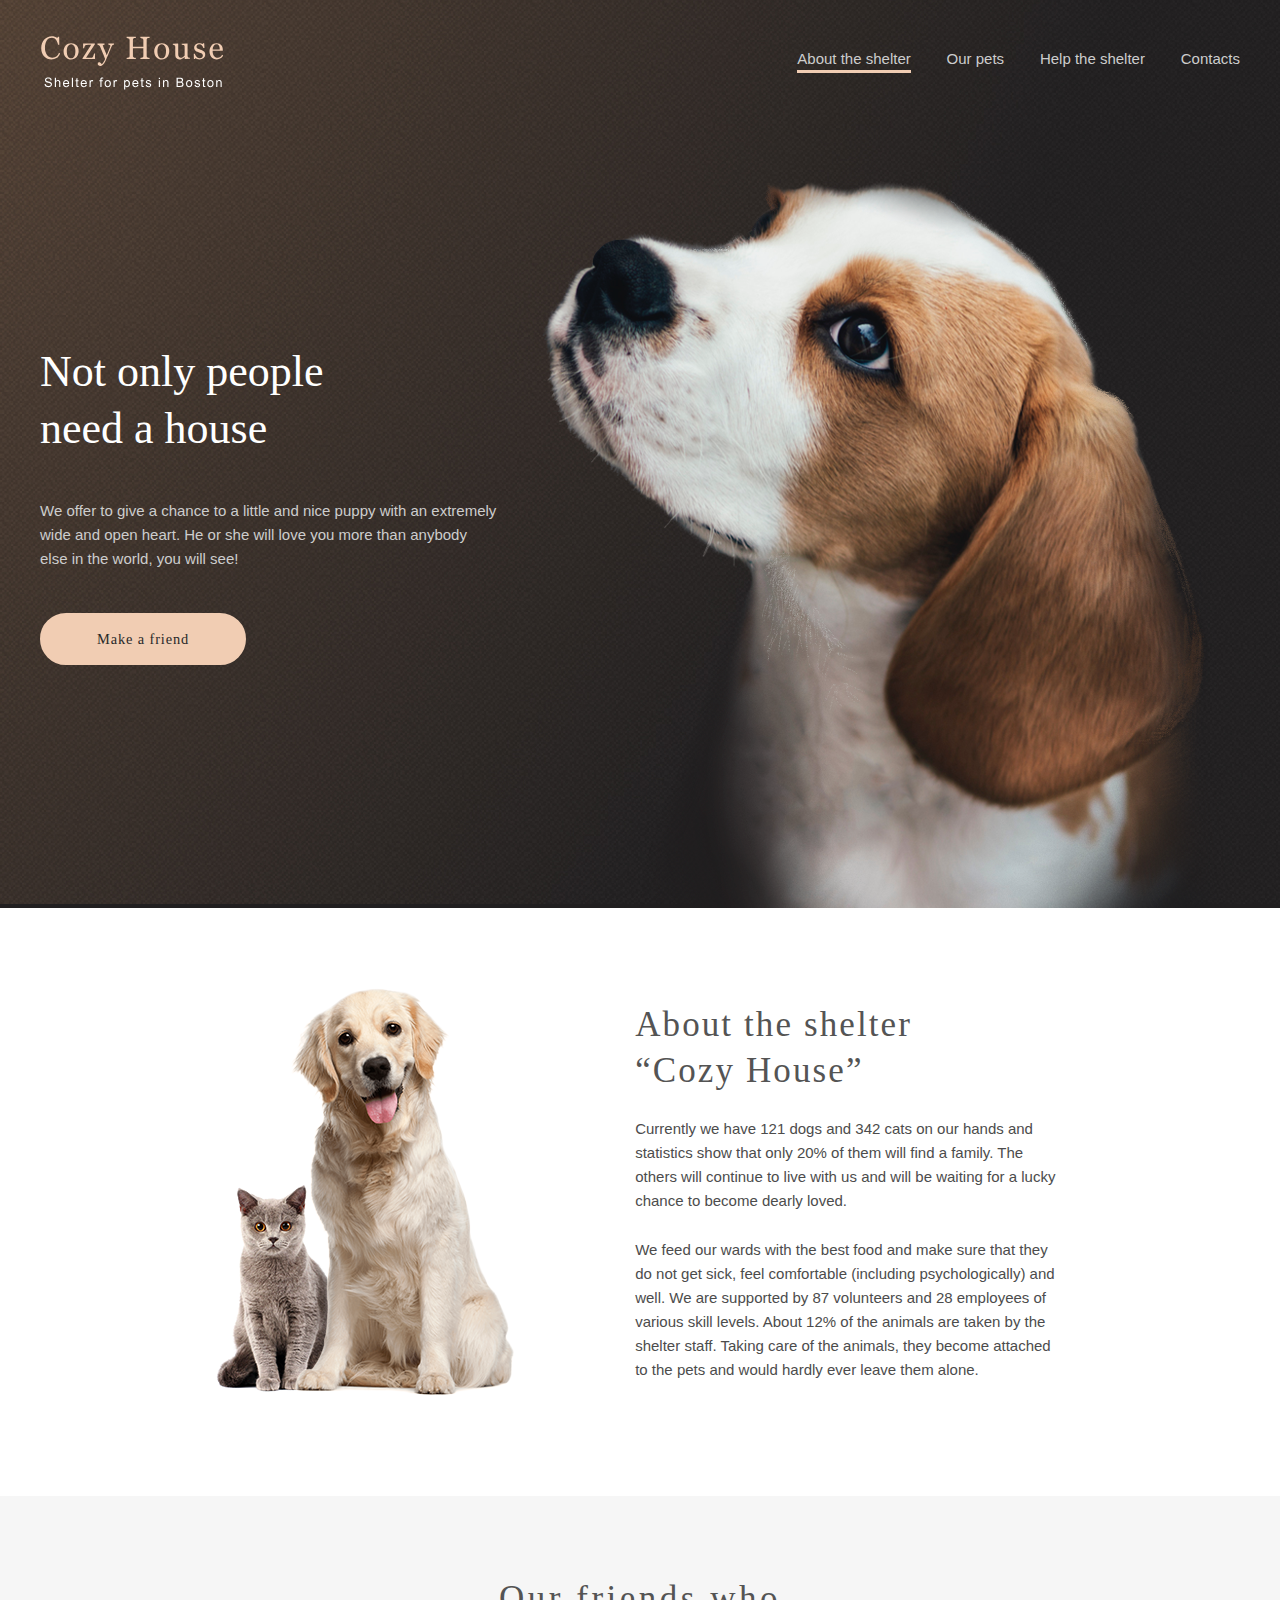
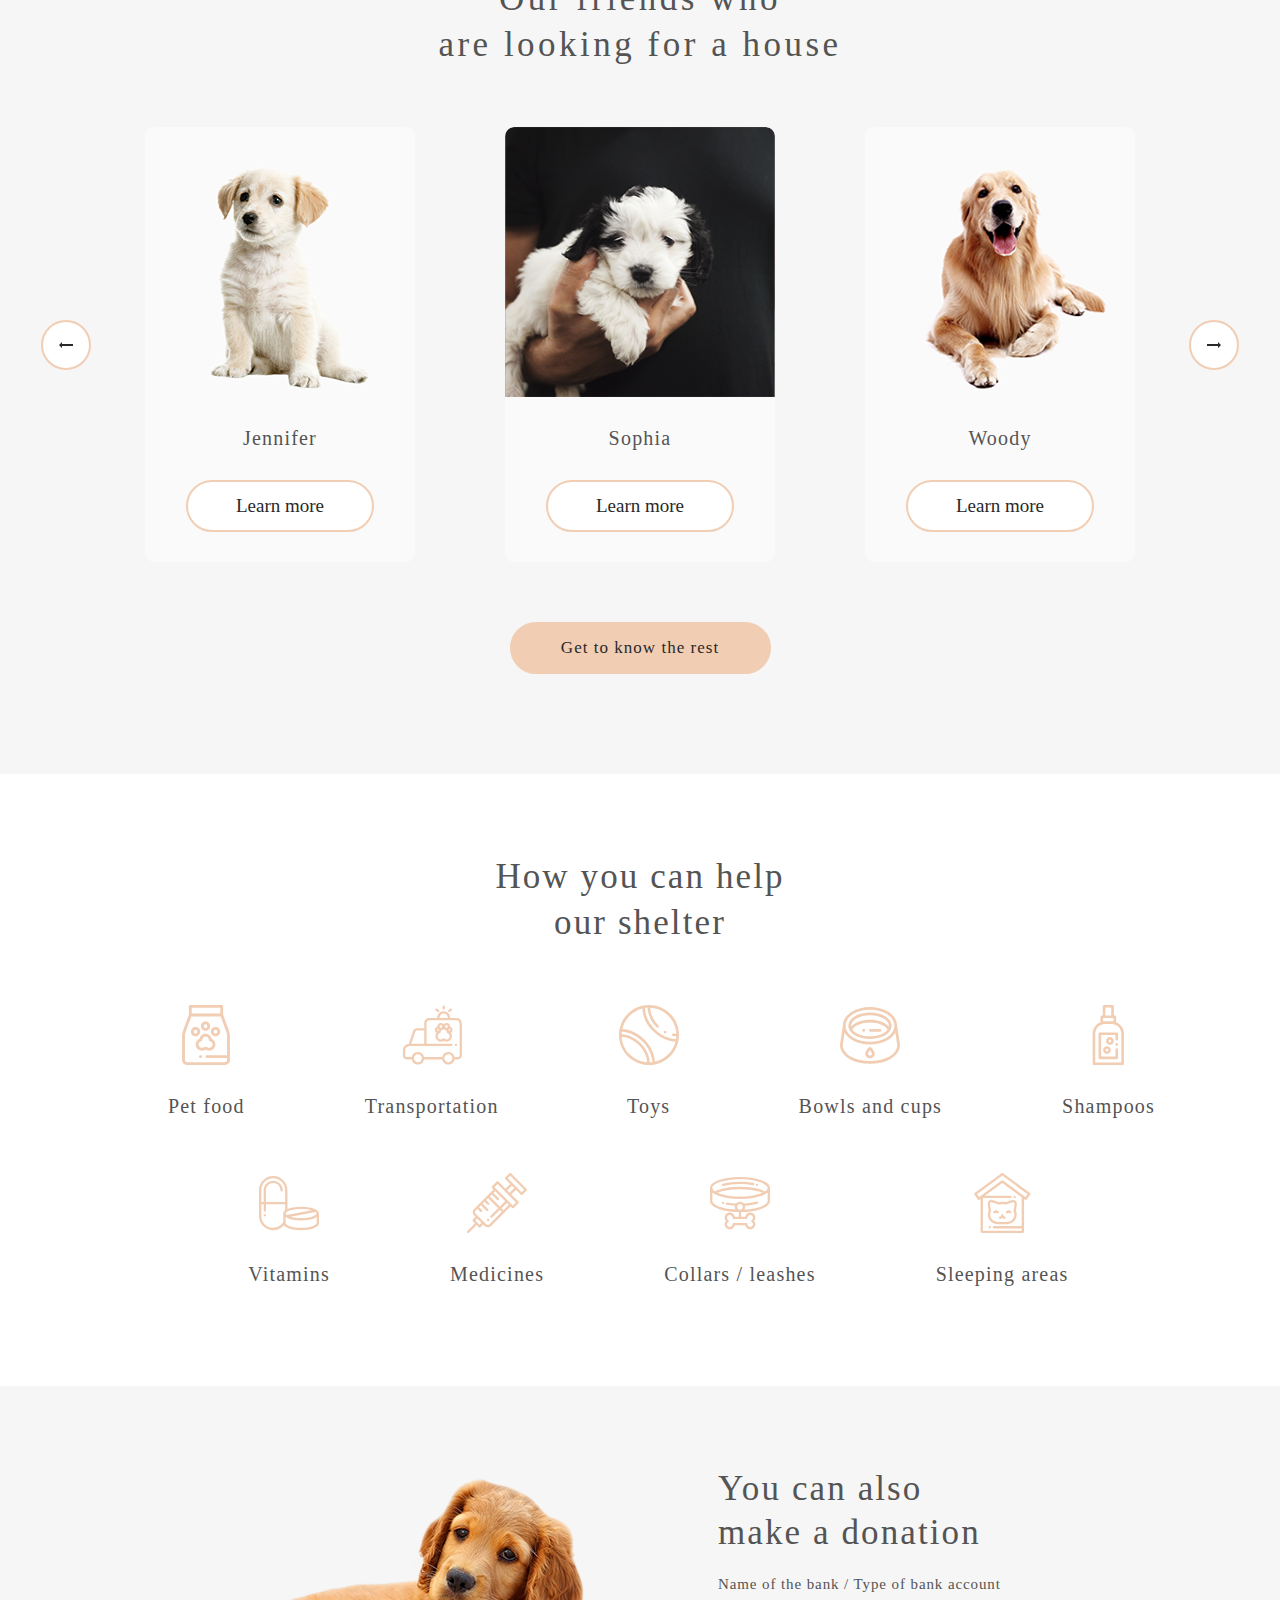
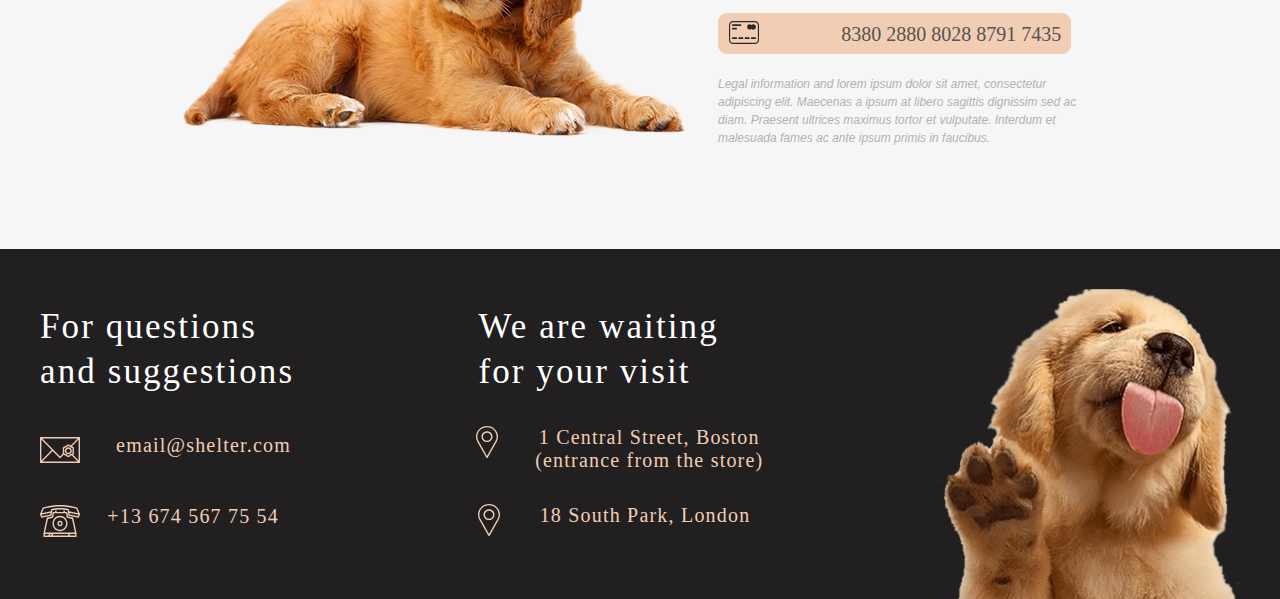
<file: index.html>
<!DOCTYPE html>
<html lang="en">

<head>
    <meta charset="UTF-8">
    <meta http-equiv="X-UA-Compatible" content="IE=edge">
    <meta name="viewport" content="width=device-width, initial-scale=1.0">
    <link rel="icon" href="./shelter/img/favicon.ico" type="image/x-icon">
    <link rel="stylesheet" href="./shelter/style.css">
    <title>Shelter</title>
</head>

<body onload="createElementsSlider()" onresize="createElementsSlider()">
    <div class="wrapper">
       <header class="header">
            <div class="header__container _container">
                <a href="./index.html" class="header__logo">
                    <img src="./shelter/svg/logo.svg" alt="Логотип">
                </a>
                <div class="header__menu-btn">
                    <span></span>
                    <span></span>
                    <span></span>
                </div>
                <div class="header__menu-btn1">
                    <span></span>
                    <span></span>
                    <span></span>
                </div>
                <nav class="header__menu menu">
                    <ul class="menu__list">
                        <li class="menu__item">
                            <a href="./index.html" class="menu__link">About the shelter</a>
                        </li>
                        <li class="menu__item">
                            <a href="./shelter/pets.html" class="menu__link">Our pets</a>
                        </li>
                        <li class="menu__item">
                            <a href="#help" class="menu__link">Help the shelter</a>
                        </li>
                        <li class="menu__item">
                            <a href="#footer" class="menu__link">Contacts</a>
                        </li>
                    </ul>
                </nav>
            </div>
        </header>
        <main class="main">
            <div id="not__only" class="screen__content">
                <div class="not__only _container">
                    <div class="not__only__container">
                        <div class="not__only__content">
                            <h2 class="not__only__title">Not only people need a house</h2>
                            <div class="not__only__text">We offer to give a chance to a
                                little and
                                nice puppy with an extremely wide and open heart.
                                He or she will love you more than anybody else in the
                                world, you will see!
                            </div>
                            <div class="button__start__content">
                                <a href="#aur-friends">Make a friend</a>
                            </div>
                        </div>
                        <img class="not__only__puppy" src="./shelter/svg/start-screen-puppy.svg" alt="Щенок">
                    </div>
                </div>
            </div>
            <div id="about" class="about__content">
                <div class="about _container">
                    <div class="about__content">
                        <img class="about__pets" src="./shelter/svg/about-pets.svg" alt="Кошечка и собачка">
                        <div class="about__pets__content">
                            <h3 class="about__title">About the shelter “Cozy
                                House”</h3>
                            <p class="about__text">Currently we have 121 dogs
                                and 342 cats on our hands and
                                statistics show that only 20% of them will find a
                                family. The others will continue to live with us and
                                will be waiting for a lucky chance to become dearly
                                loved.</p>
                            <p class="about__text1">We feed our wards with the
                                best food and make sure that
                                they do not get sick, feel comfortable (including
                                psychologically) and well. We are supported by 87
                                volunteers and 28 employees of various skill levels.
                                About 12% of the animals are taken by the shelter staff.
                                Taking care of the animals, they become attached to the
                                pets and would hardly ever leave them alone.</p>
                        </div>
                    </div>
                </div>
            </div>
            <div id="aur-friends" class="aur-friends__content">
                <div class="aur-friends _container">
                    <div id="pets_content" class="pets_content">
                        <h3 class="pets__title">Our friends who<br>
                            are looking for a house</h3>
                        <div id="slider" class="slider">
                            <button id="buttonLeft" class="button_pets">
                                <img src="./shelter/svg/arrow-left.svg" alt="Кнопка левей">
                            </button>
                            <button id="buttonWrite" class="button_pets">
                                <img src="./shelter/svg/arrow-wrire.svg" alt="Кнопка правей">
                            </button>
                        </div>
                        <div class="button_meet_the_rest">
                            <a href="./shelter/pets.html">Get to know the rest</a>
                        </div>
                    </div>
                </div>
            </div>
            <div id="help" class="help__content">
                <div class="help _container">
                    <div class="help_content">
                        <h3 class="help__title">How you can help<br>our shelter</h3>
                        <ul class="list__help">
                            <li class="item__help">
                                <img class="img__help" src="./shelter/svg/icon-pet-food.svg" alt="icon-pet-food">
                                Pet food
                            </li>
                            <li class="item__help">
                                <img class="img__help" src="./shelter/svg/icon-transportation.svg"
                                    alt="icon-transportation">
                                Transportation
                            </li>
                            <li class="item__help">
                                <img class="img__help" src="./shelter/svg/icon-toys.svg" alt="icon-toys">
                                Toys
                            </li>
                            <li class="item__help">
                                <img class="img__help" src="./shelter/svg/icon-bowls-and-cups.svg"
                                    alt="icon-bowls-and-cups">
                                Bowls and cups
                            </li>
                            <li class="item__help">
                                <img class="img__help" src="./shelter/svg/icon-shampoos.svg" alt="icon-shampoos.svg">
                                Shampoos
                            </li>
                            <li class="item__help">
                                <img class="img__help" src="./shelter/svg/icon-vitamins.svg" alt="icon-vitamins">
                                Vitamins
                            </li>
                            <li class="item__help">
                                <img class="img__help" src="./shelter/svg/icon-medicines.svg" alt="icon-medicines">
                                Medicines
                            </li>
                            <li class="item__help">
                                <img class="img__help" src="./shelter/svg/icon-collars-leashes.svg"
                                    alt="icon-collars-leashes">
                                Collars / leashes
                            </li>

                            <li class="item__help">
                                <img class="img__help" src="./shelter/svg/icon-sleeping-area.svg"
                                    alt="icon-sleeping-area">
                                Sleeping areas
                            </li>
                        </ul>
                    </div>
                </div>
            </div>
            <div id="in-addition" class="in_addition__content">
                <div class="in_addition _container">
                    <img class="img__donation" src="./shelter/svg/donation-dog.svg" alt="donation-dog">
                    <div class="donation__content">
                        <div>
                            <h3 class="donation__title">You can also<br>make a donation</h3>
                        </div>
                        <div>
                            <h5 class="donation__subtitle">Name of the bank / Type of bank account</h5>
                        </div>
                        <div class="donation__card">
                            <img class="img__donation__card" src="./shelter/svg/credit-card.svg" alt="credit-card">
                            <a class="card__number" href="#!">
                                8380 2880 8028 8791 7435
                            </a>
                        </div>
                        <div class="donation__text">
                            Legal information and lorem ipsum dolor sit amet, consectetur adipiscing elit. Maecenas a
                            ipsum at libero sagittis dignissim sed ac diam. Praesent ultrices maximus tortor et
                            vulputate. Interdum et malesuada fames ac ante ipsum primis in faucibus.
                        </div>
                    </div>
                </div>
            </div>
        </main>
        <footer id="footer" class="footer">
            <div class="footer__container _container">
                <div class="footer__content">
                    <div class="contacts">
                        <div class="footer__contacts">
                            <h3 class="contacts__title">For questions and suggestions</h3>
                            <div class="contacts__mail">
                                <img class="img__contacts__mail" src="./shelter/svg/icon-email.svg" alt="icon-email">
                                <a href="https://www.google.com/intl/ru/gmail/about/"
                                    target="_blank">email@shelter.com</a>
                            </div>
                            <div class="contacts__phone">
                                <img class="img__contacts__phone" src="./shelter/svg/icon-phone.svg" alt="icon-phone">
                                <a href="tel:+136745677554">+13 674 567 75 54</a>
                            </div>
                        </div>
                    </div>
                    <div class="locations">
                        <div class="footer__locations">
                            <h3 class="locations__title">
                                We are waiting for your visit
                            </h3>
                            <div class="locations__boston">
                                <img class="img__locations__marker" src="./shelter/svg/icon-marker.svg"
                                    alt="icon-marker">
                                <a href="https://www.google.com/maps/place/1+Central+St,+Boston,+MA+02109,+%D0%A1%D0%A8%D0%90/@42.3585558,-71.056915,17z/data=!3m1!4b1!4m5!3m4!1s0x89e370868bc2ce7b:0x82fa7db94f5fea9e!8m2!3d42.3585519!4d-71.0547263"
                                    target="_blank">1 Central Street, Boston <br>(entrance from the store)</a>
                            </div>
                            <div class="locations__london">
                                <img class="img__locations__marker" src="./shelter/svg/icon-marker.svg"
                                    alt="icon-marker">
                                <a href="https://www.google.com/maps/place/South+Park+Court,+18+S+Park+Rd,+London+SW19+8TD,+%D0%92%D0%B5%D0%BB%D0%B8%D0%BA%D0%BE%D0%B1%D1%80%D0%B8%D1%82%D0%B0%D0%BD%D0%B8%D1%8F/@51.4202718,-0.2023686,17z/data=!3m1!4b1!4m6!3m5!1s0x487608baa7401b31:0x18e66d9fcd2f7d77!8m2!3d51.4202685!4d-0.2001799!16s%2Fg%2F1wtbtc88"
                                    target="_blank">18 South Park, London</a>
                            </div>
                        </div>
                    </div>
                    <img class="footer__puppy" src="./shelter/svg/footer-puppy.svg" alt="donation-dog">
                </div>
            </div>
        </footer>
    </div>
    <script src="./shelter/main.js"></script>
</body>

</html>
</file>
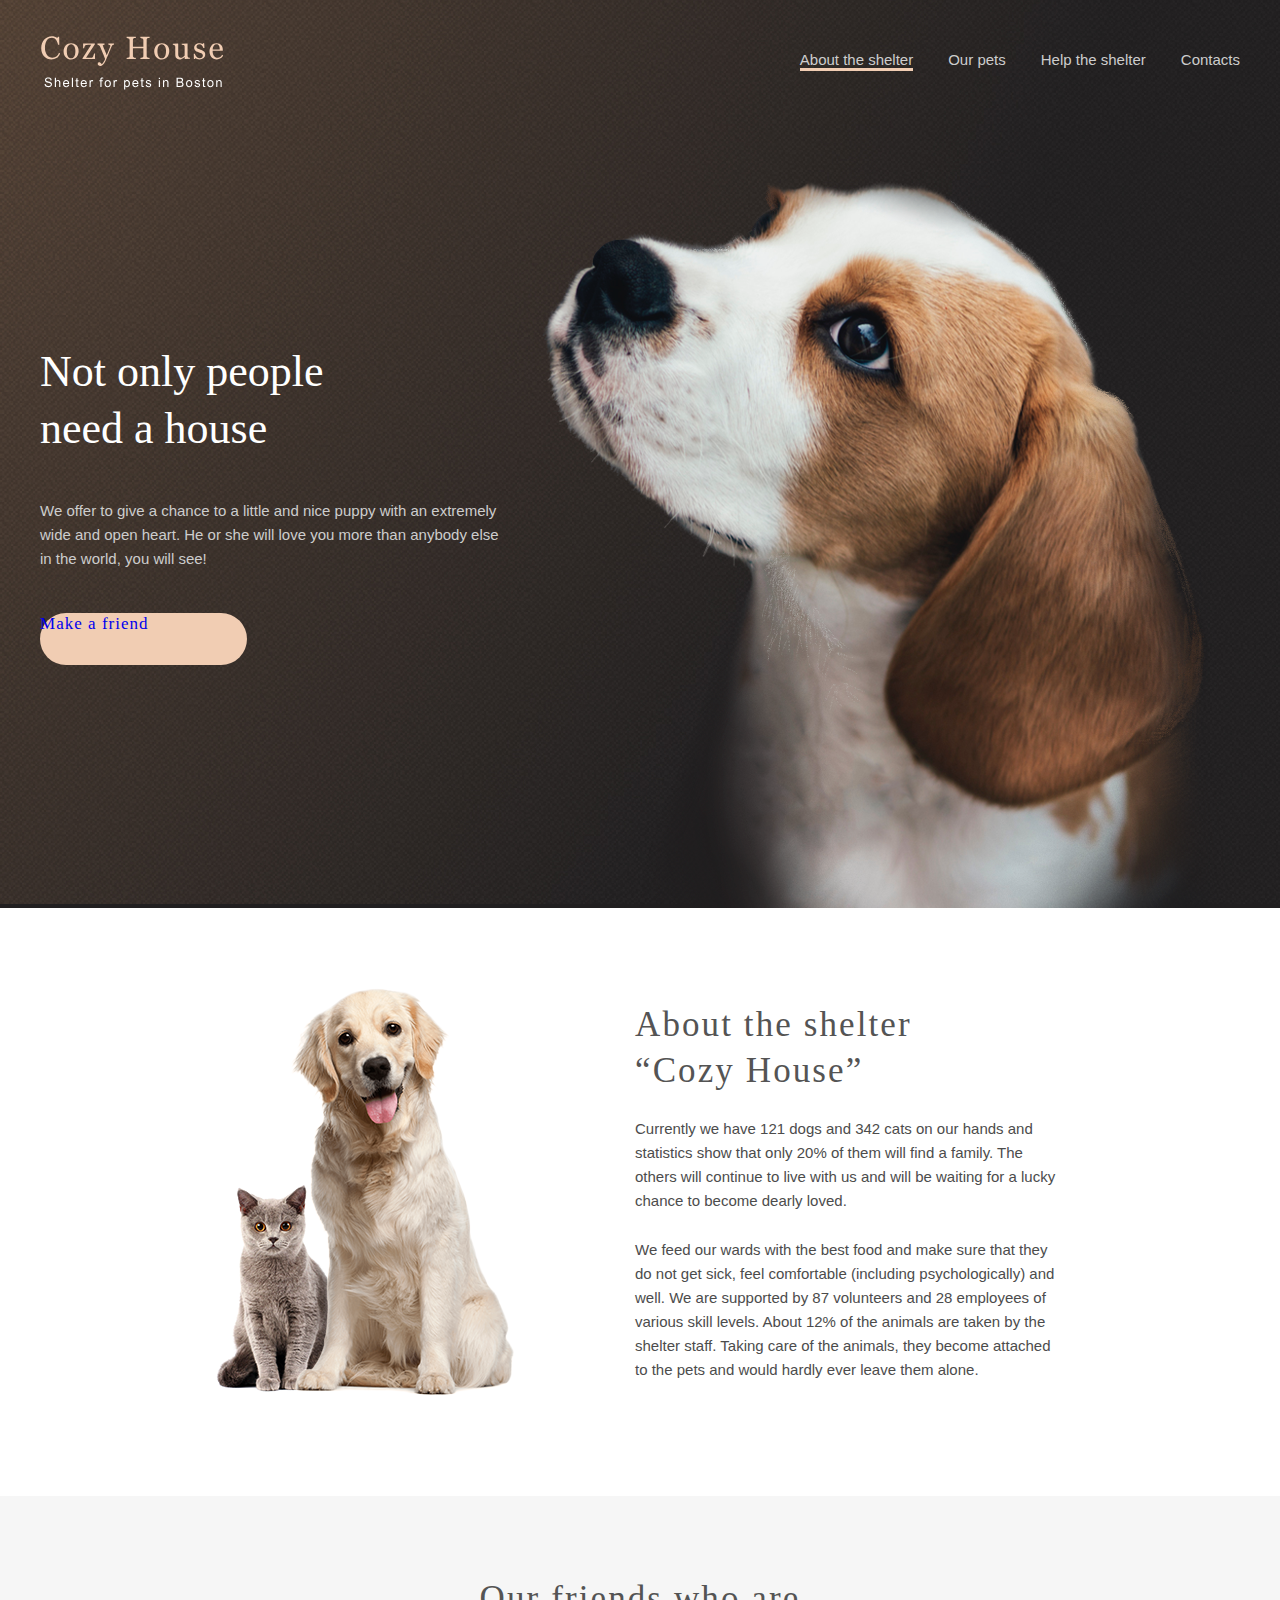
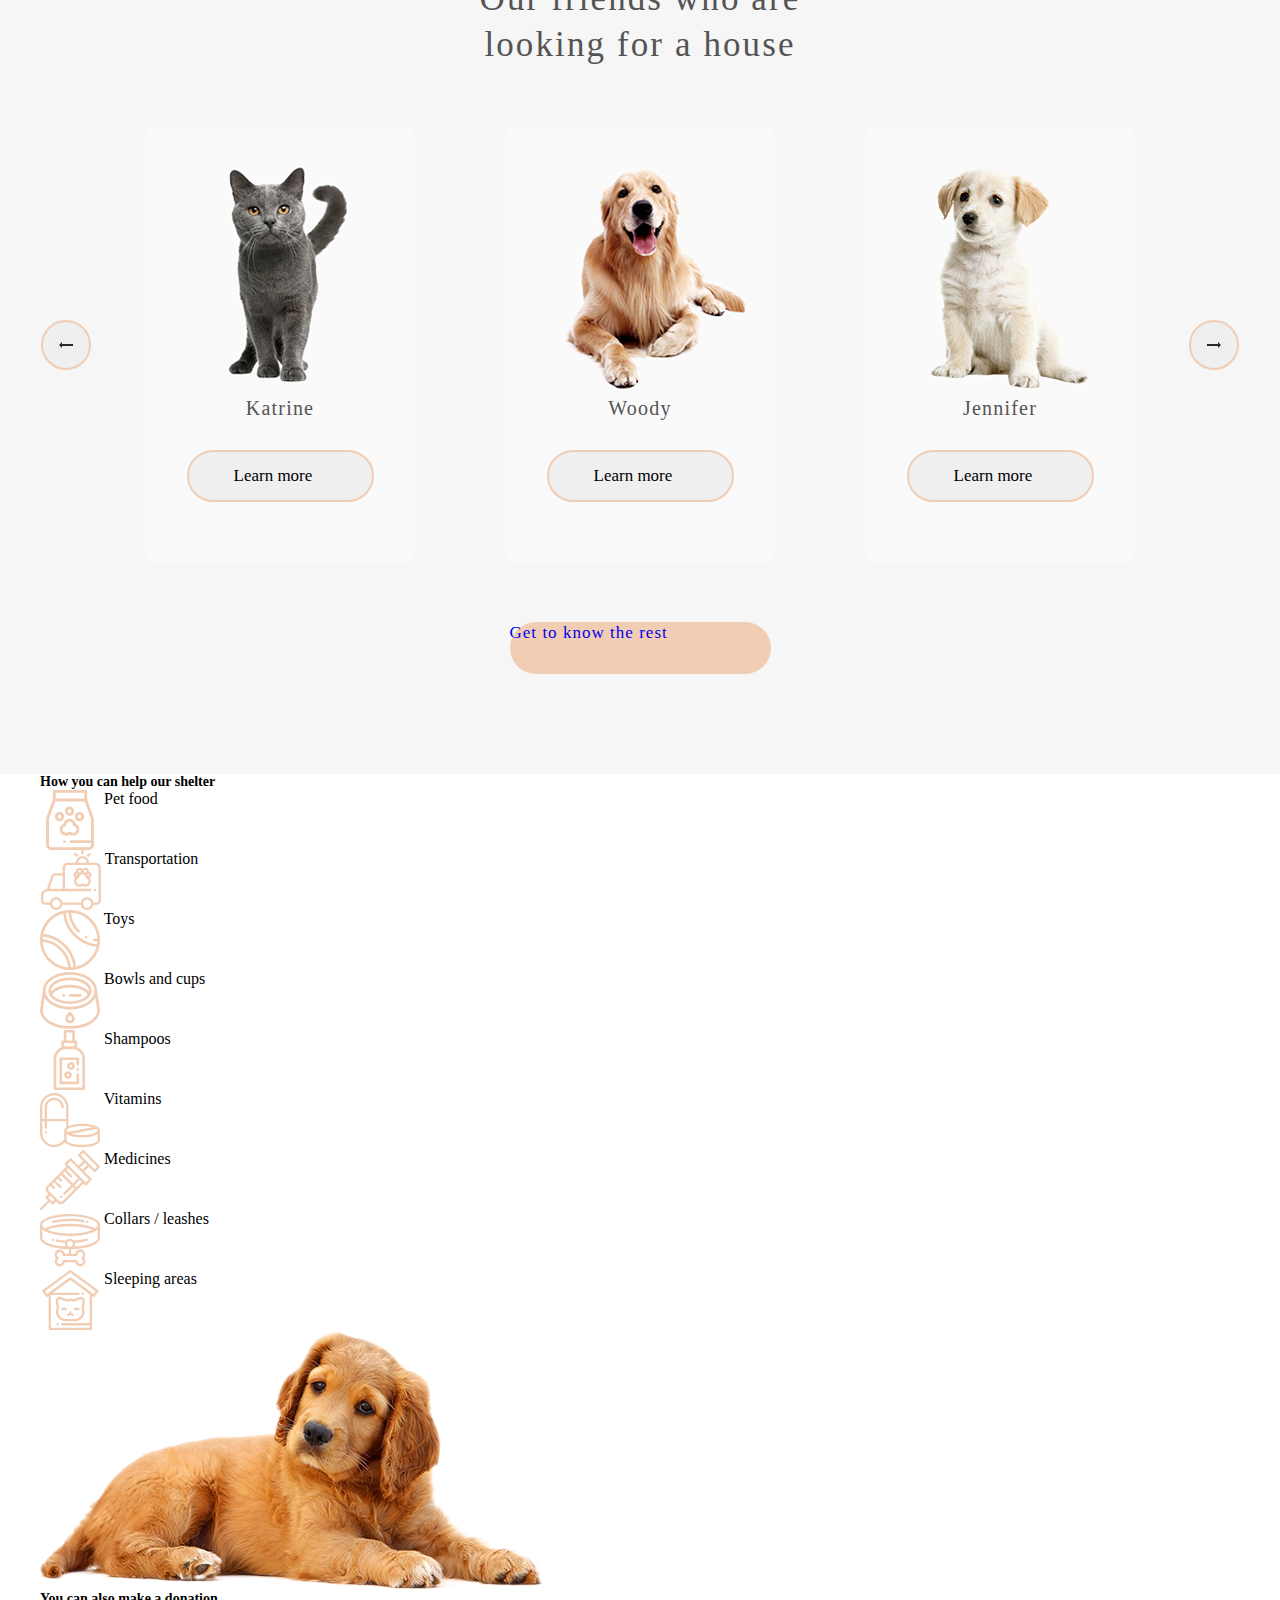
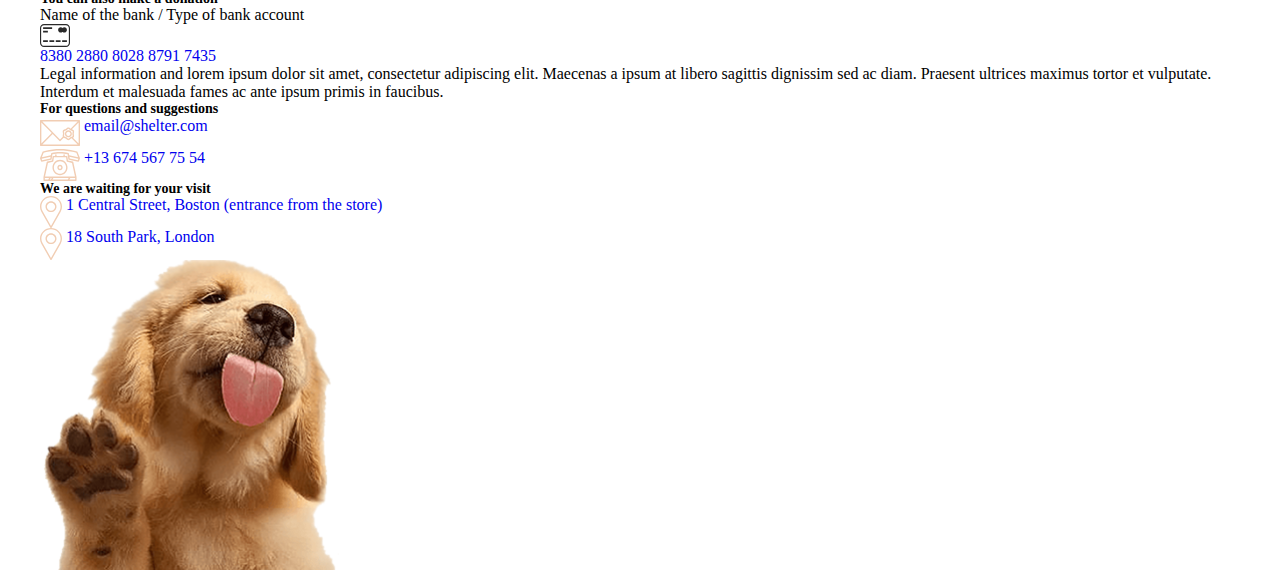
<file: main.html>
<!DOCTYPE html>
<html lang="en">

<head>
    <meta charset="UTF-8">
    <meta http-equiv="X-UA-Compatible" content="IE=edge">
    <meta name="viewport" content="width=device-width, initial-scale=1.0">
    <link rel="stylesheet" href="style.css">
    <title>Document</title>
</head>

<body onload="createElementsSlider()" onresize="createElementsSlider()">
    <div class="wrapper">
        <header class="header">
            <div class="header__container _container">
                <a href="#!" class="header__logo">
                    <img src="./svg/logo.svg" alt="Логотип">
                </a>
                <div class="header__menu-btn">
                    <span></span>
                    <span></span>
                    <span></span>
                </div>
                <div class="header__menu-btn1">
                    <span></span>
                    <span></span>
                    <span></span>
                </div>
                <nav class="header__menu menu">
                    <ul class="menu__list">
                        <li class="menu__item">
                            <a href="./main.html" class="menu__link">About the shelter</a>
                        </li>
                        <li class="menu__item">
                            <a href="./pets.html" class="menu__link">Our pets</a>
                        </li>
                        <li class="menu__item">
                            <a href="#help" class="menu__link">Help the shelter</a>
                        </li>
                        <li class="menu__item">
                            <a href="#footer" class="menu__link">Contacts</a>
                        </li>
                    </ul>
                </nav>
            </div>
        </header>
        <main class="main">
            <div id="not__only" class="screen__content">
                <div class="not__only _container">
                    <div class="not__only__container">
                        <div class="not__only__content">
                            <h2 class="not__only__title">Not only people need a house</h2>
                            <div class="not__only__text">We offer to give a chance to a
                                little and
                                nice puppy with an extremely wide and open heart.
                                He or she will love you more than anybody else in the
                                world, you will see!
                            </div>
                            <div class="button__start__content">
                                <a href="#aur-friends">Make a friend</a>
                            </div>
                        </div>
                        <img class="not__only__puppy" src="./svg/start-screen-puppy.svg" alt="Щенок">
                    </div>
                </div>
            </div>
            <div id="about" class="about__content">
                <div class="about _container">
                    <div class="about__content">
                        <img class="about__pets" src="./svg/about-pets.svg" alt="Кошечка и собачка">
                        <div class="about__pets__content">
                            <h3 class="about__title">About the shelter “Cozy
                                House”</h3>
                            <p class="about__text">Currently we have 121 dogs
                                and 342 cats on our hands and
                                statistics show that only 20% of them will find a
                                family. The others will continue to live with us and
                                will be waiting for a lucky chance to become dearly
                                loved.</p>
                            <p class="about__text1">We feed our wards with the
                                best food and make sure that
                                they do not get sick, feel comfortable (including
                                psychologically) and well. We are supported by 87
                                volunteers and 28 employees of various skill levels.
                                About 12% of the animals are taken by the shelter staff.
                                Taking care of the animals, they become attached to the
                                pets and would hardly ever leave them alone.</p>
                        </div>
                    </div>
                </div>
            </div>
            <div id="aur-friends" class="aur-friends__content">
                <div class="aur-friends _container">
                    <div id="pets_content" class="pets_content">
                        <h3 class="pets__title">Our friends who
                            are looking for a house</h3>
                        <div id="slider" class="slider">
                            <button id="buttonLeft" class="button_pets">
                                <img src="./svg/arrow-left.svg" alt="Кнопка левей">
                            </button>
                            <button id="buttonWrite" class="button_pets">
                                <img src="./svg/arrow-wrire.svg" alt="Кнопка правей">
                            </button>
                        </div>
                        <div class="button_meet_the_rest">
                            <a href="./pets.html">Get to know the rest</a>
                        </div>
                    </div>
                </div>
            </div>
            <div id="help" class="help__content">
                <div class="help _container">
                    <div class="help_content">
                        <h3 class="help__title">How you can help our shelter</h3>
                        <ul class="list__help">
                            <li class="item__help">
                                <img class="img__help" src="./svg/icon-pet-food.svg" alt="icon-pet-food">
                                Pet food
                            </li>
                            <li class="item__help">
                                <img class="img__help" src="./svg/icon-transportation.svg" alt="icon-transportation">
                                Transportation
                            </li>
                            <li class="item__help">
                                <img class="img__help" src="./svg/icon-toys.svg" alt="icon-toys">
                                Toys
                            </li>
                            <li class="item__help">
                                <img class="img__help" src="./svg/icon-bowls-and-cups.svg" alt="icon-bowls-and-cups">
                                Bowls and cups
                            </li>
                            <li class="item__help">
                                <img class="img__help" src="./svg/icon-shampoos.svg" alt="icon-shampoos.svg">
                                Shampoos
                            </li>
                            <li class="item__help">
                                <img class="img__help" src="./svg/icon-vitamins.svg" alt="icon-vitamins">
                                Vitamins
                            </li>
                            <li class="item__help">
                                <img class="img__help" src="./svg/icon-medicines.svg" alt="icon-medicines">
                                Medicines
                            </li>
                            <li class="item__help">
                                <img class="img__help" src="./svg/icon-collars-leashes.svg" alt="icon-collars-leashes">
                                Collars / leashes
                            </li>
                            <li class="item__help">
                                <img class="img__help" src="./svg/icon-sleeping-area.svg" alt="icon-sleeping-area">
                                Sleeping areas
                            </li>
                        </ul>
                    </div>
                </div>
            </div>
            <div id="in-addition" class="in_addition__content">
                <div class="in_addition _container">
                    <img class="img__donation" src="./svg/donation-dog.svg" alt="donation-dog">
                    <div class="donation__content">
                        <div>
                            <h3 class="donation__title">You can also make a donation</h3>
                        </div>
                        <div>
                            <h5 class="donation__subtitle">Name of the bank / Type of bank account</h5>
                        </div>
                        <div class="donation__card">
                            <a href="#!">
                                <div class="card__content">
                                    <img class="img__donation__card" src="./svg/credit-card.svg" alt="credit-card">
                                    <h4 class="card__number">8380 2880 8028 8791 7435</h4>
                                </div>
                            </a>
                        </div>
                        <div class="donation__text">
                            Legal information and lorem ipsum dolor sit amet, consectetur adipiscing elit. Maecenas a
                            ipsum at libero sagittis dignissim sed ac diam. Praesent ultrices maximus tortor et
                            vulputate. Interdum et malesuada fames ac ante ipsum primis in faucibus.
                        </div>
                    </div>
                </div>
            </div>
        </main>
        <footer id="footer" class="footer">
            <div class="footer__container _container">
                <div class="footer__content">
                    <div class="contacts">
                        <div class="footer__contacts">
                            <h3 class="contacts__title">
                                For questions and suggestions
                            </h3>
                            <div class="contacts__mail">
                                <img class="img__contacts__mail" src="./svg/icon-email.svg" alt="icon-email">
                                <a href="https://www.google.com/intl/ru/gmail/about/"
                                    target="_blank">email@shelter.com</a>
                            </div>
                            <div class="contacts__phone">
                                <img class="img__contacts__phone" src="./svg/icon-phone.svg" alt="icon-phone">
                                <a href="tel:+136745677554">+13 674 567 75 54</a>
                            </div>
                        </div>
                    </div>
                    <div class="locations">
                        <div class="footer__locations">
                            <h3 class="locations__title">
                                We are waiting for your visit
                            </h3>
                            <div class="locations__boston">
                                <img class="img__locations__marker" src="./svg/icon-marker.svg" alt="icon-marker">
                                <a href="https://www.google.com/maps/place/1+Central+St,+Boston,+MA+02109,+%D0%A1%D0%A8%D0%90/@42.3585558,-71.056915,17z/data=!3m1!4b1!4m5!3m4!1s0x89e370868bc2ce7b:0x82fa7db94f5fea9e!8m2!3d42.3585519!4d-71.0547263"
                                    target="_blank">1 Central Street, Boston (entrance from the store)</a>
                            </div>
                            <div class="locations__london">
                                <img class="img__locations__marker" src="./svg/icon-marker.svg" alt="icon-marker">
                                <a href="https://www.google.com/maps/place/South+Park+Court,+18+S+Park+Rd,+London+SW19+8TD,+%D0%92%D0%B5%D0%BB%D0%B8%D0%BA%D0%BE%D0%B1%D1%80%D0%B8%D1%82%D0%B0%D0%BD%D0%B8%D1%8F/@51.4202718,-0.2023686,17z/data=!3m1!4b1!4m6!3m5!1s0x487608baa7401b31:0x18e66d9fcd2f7d77!8m2!3d51.4202685!4d-0.2001799!16s%2Fg%2F1wtbtc88"
                                    target="_blank">18 South Park, London</a>
                            </div>
                        </div>
                    </div>
                    <img class="footer__puppy" src="./svg/footer-puppy.svg" alt="donation-dog">
                </div>
            </div>
        </footer>
    </div>
    <script src="main.js"></script>
</body>


</html>
</file>
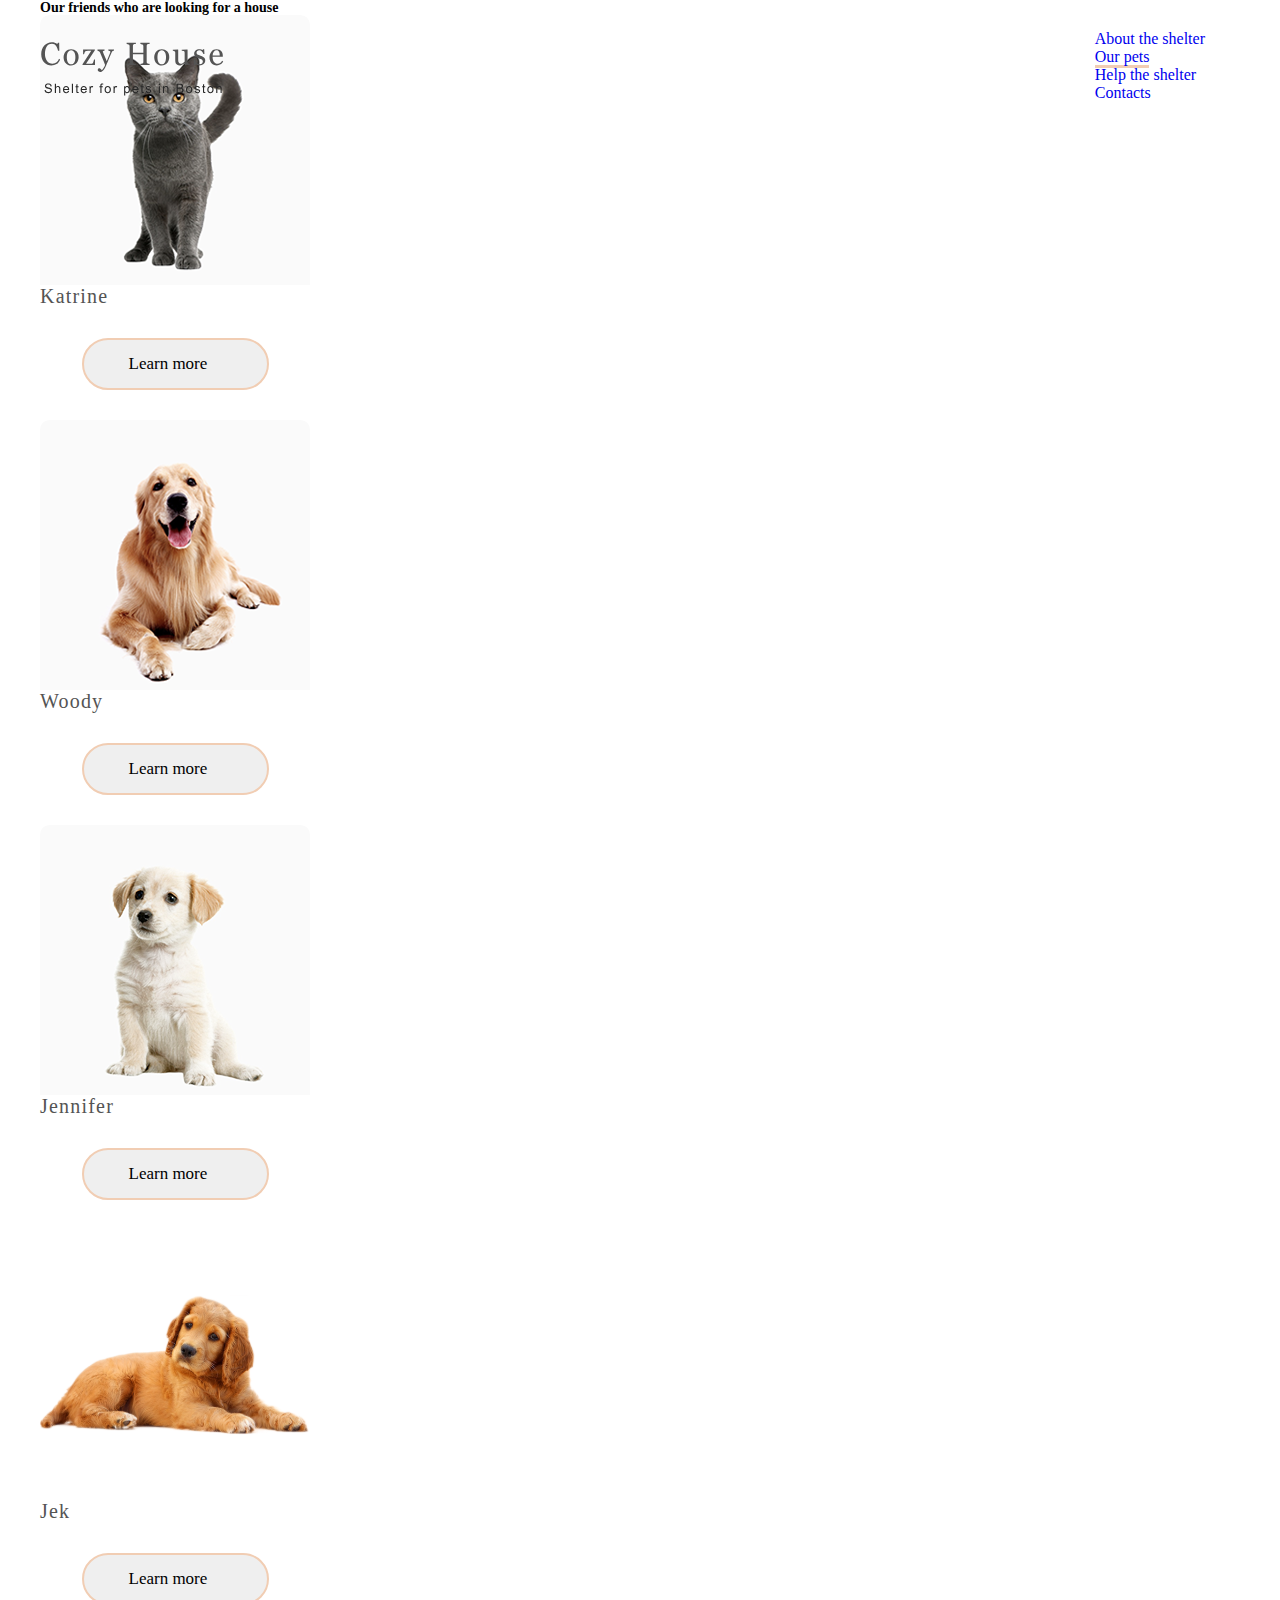
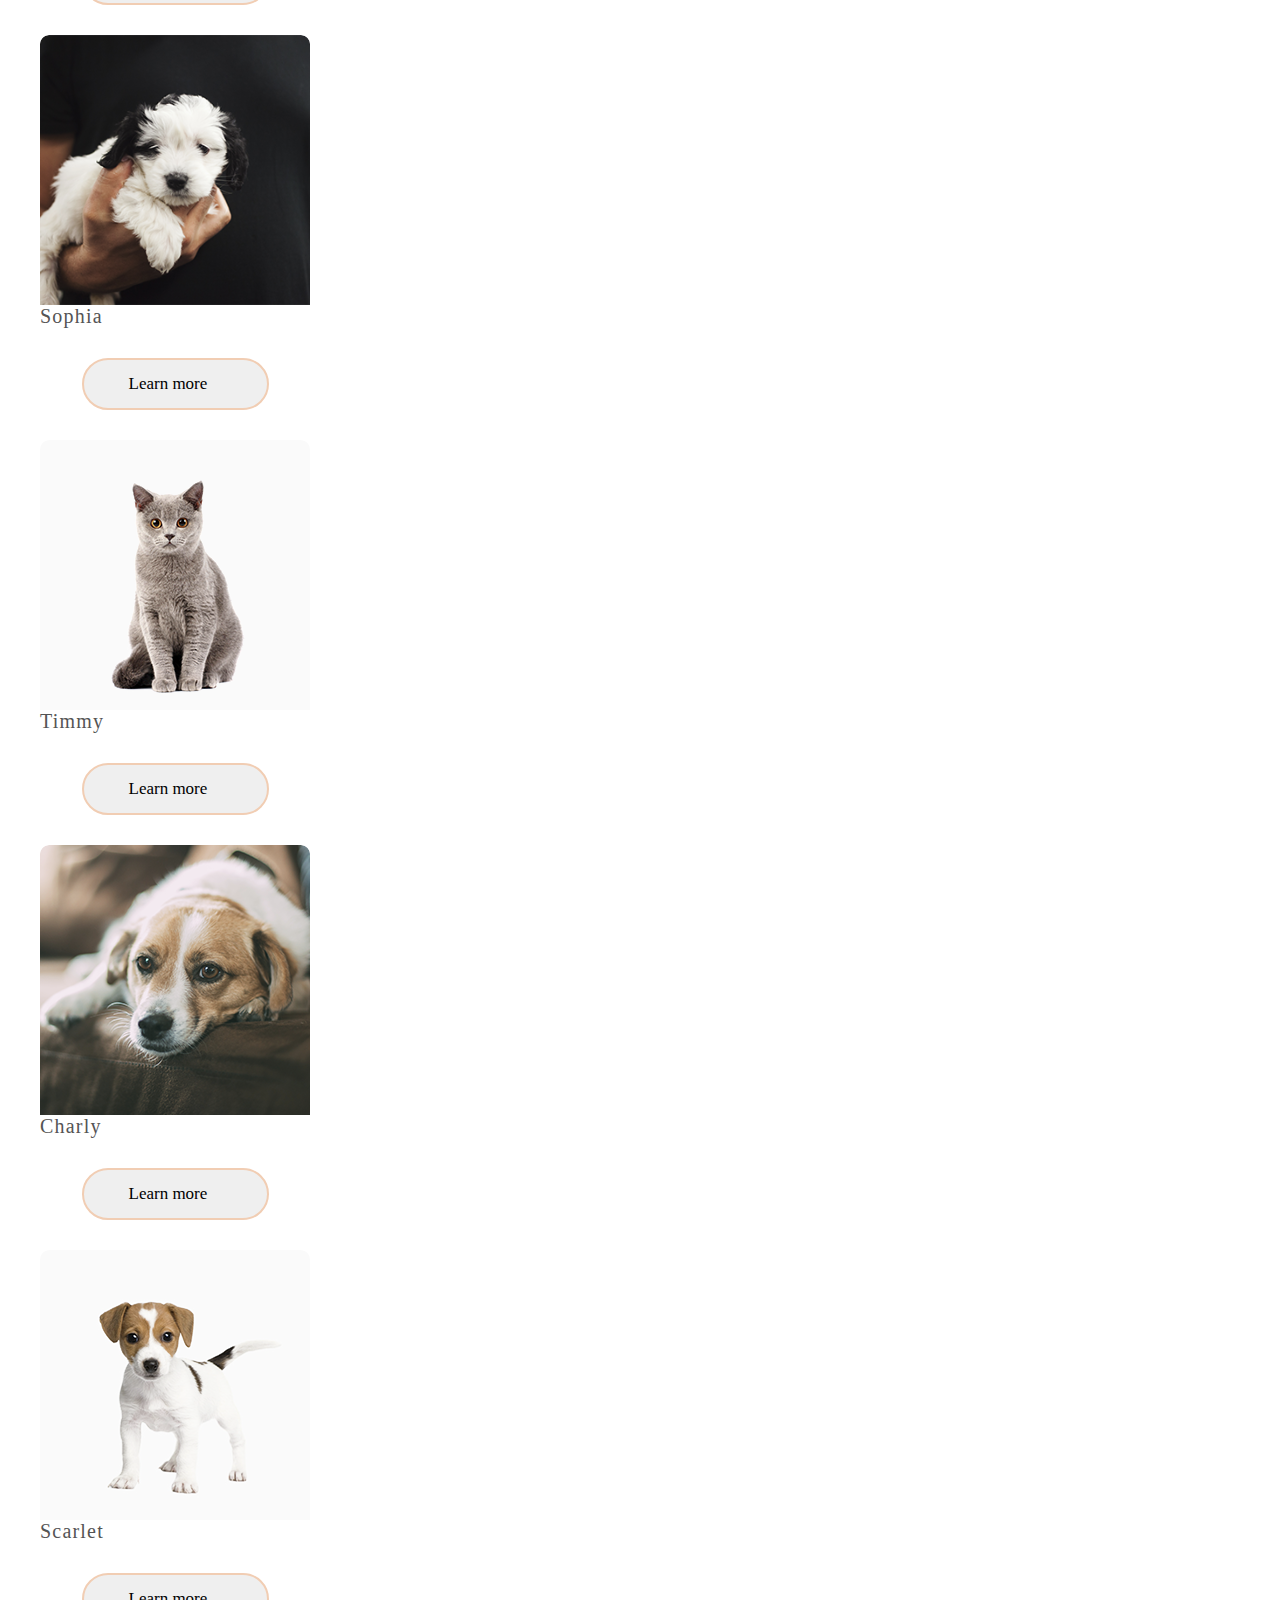
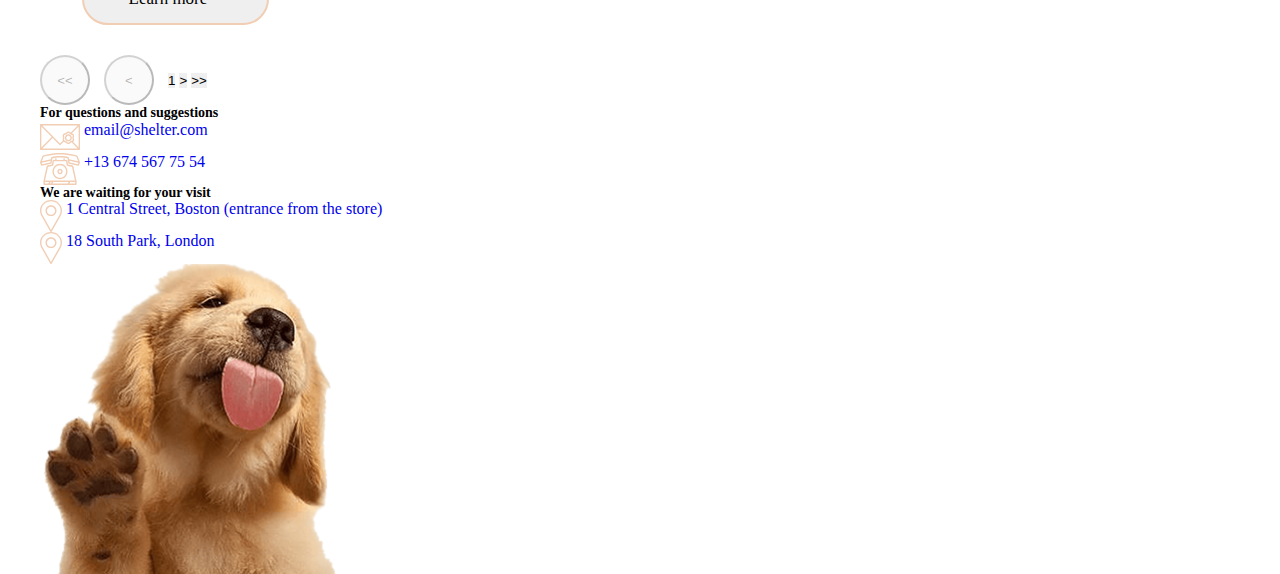
<file: pets.html>
<!DOCTYPE html>
<html lang="en">

<head>
    <meta charset="UTF-8">
    <meta http-equiv="X-UA-Compatible" content="IE=edge">
    <meta name="viewport" content="width=device-width, initial-scale=1.0">
    <link rel="stylesheet" href="style.css">
    <title>Document</title>
</head>

<body onresize="init()">
    <div class="wrapper">
        <header class="header">
            <div class="header__container _container">
                <a href="./index.html" class="header__logo">
                    <img src="./svg/logo-pets.svg" alt="Логотип">
                </a>
                <div class="header__pets__menu-btn">
                    <span></span>
                    <span></span>
                    <span></span>
                </div>
                <div class="header__pets__menu-btn1">
                    <span></span>
                    <span></span>
                    <span></span>
                </div>
                <nav class="header__menu menu">
                    <ul class="menu__list__pets">
                        <li class="menu__item">
                            <a href="./index.html" class="menu__link__pets">About the shelter</a>
                        </li>
                        <li class="menu__item">
                            <a href="./pets.html" class="menu__link__pets">Our pets</a>
                        </li>
                        <li class="menu__item">
                            <a href="./index.html#help" class="menu__link__pets">Help the shelter</a>
                        </li>
                        <li class="menu__item">
                            <a href="#footer" class="menu__link__pets">Contacts</a>
                        </li>
                    </ul>
                </nav>
            </div>
        </header>
        <main class="main">
            <div id="our-pets" class="our-pets__content">
                <div class="our-pets _container">
                    <div id="our_content" class="our_content">
                        <h3 class="our__title">Our friends who
                            are looking for a house</h3>
                        <div id="our__slider" class="our__slider">

                        </div>
                        <div id="our__navigation" class="our__navigation">
                            <button id="buttonLeftLeft" class="our__button_pets"><<</button>
                            <button id="buttonLeft" class="our__button_pets"><</button>
                            <button id="paig_number" class="paig_number"></button>
                            <button id="buttonWrite" class="our__button_pets">></button>
                            <button id="buttonWriteWrite" class="our__button_pets">>></button>
                        </div>
                    </div>
                </div>
            </div>
        </main>
        <footer id="footer" class="footer">
            <div class="footer__container _container">
                <div class="footer__content">
                    <div class="contacts">
                        <div class="footer__contacts">
                            <h3 class="contacts__title">
                                For questions and suggestions
                            </h3>
                            <div class="contacts__mail">
                                <img class="img__contacts__mail" src="./svg/icon-email.svg" alt="icon-email">
                                <a href="https://www.google.com/intl/ru/gmail/about/"
                                    target="_blank">email@shelter.com</a>
                            </div>
                            <div class="contacts__phone">
                                <img class="img__contacts__phone" src="./svg/icon-phone.svg" alt="icon-phone">
                                <a href="tel:+136745677554">+13 674 567 75 54</a>
                            </div>
                        </div>
                    </div>
                    <div class="locations">
                        <div class="footer__locations">
                            <h3 class="locations__title">
                                We are waiting for your visit
                            </h3>
                            <div class="locations__boston">
                                <img class="img__locations__marker" src="./svg/icon-marker.svg" alt="icon-marker">
                                <a href="https://www.google.com/maps/place/1+Central+St,+Boston,+MA+02109,+%D0%A1%D0%A8%D0%90/@42.3585558,-71.056915,17z/data=!3m1!4b1!4m5!3m4!1s0x89e370868bc2ce7b:0x82fa7db94f5fea9e!8m2!3d42.3585519!4d-71.0547263"
                                    target="_blank">1 Central Street, Boston (entrance from the store)</a>
                            </div>
                            <div class="locations__london">
                                <img class="img__locations__marker" src="./svg/icon-marker.svg" alt="icon-marker">
                                <a href="https://www.google.com/maps/place/South+Park+Court,+18+S+Park+Rd,+London+SW19+8TD,+%D0%92%D0%B5%D0%BB%D0%B8%D0%BA%D0%BE%D0%B1%D1%80%D0%B8%D1%82%D0%B0%D0%BD%D0%B8%D1%8F/@51.4202718,-0.2023686,17z/data=!3m1!4b1!4m6!3m5!1s0x487608baa7401b31:0x18e66d9fcd2f7d77!8m2!3d51.4202685!4d-0.2001799!16s%2Fg%2F1wtbtc88"
                                    target="_blank">18 South Park, London</a>
                            </div>
                        </div>
                    </div>
                    <img class="footer__puppy" src="./svg/footer-puppy.svg" alt="donation-dog">
                </div>
            </div>
        </footer>
    </div>
    <script async src="pets.js"></script>
</body>


</html>
</file>
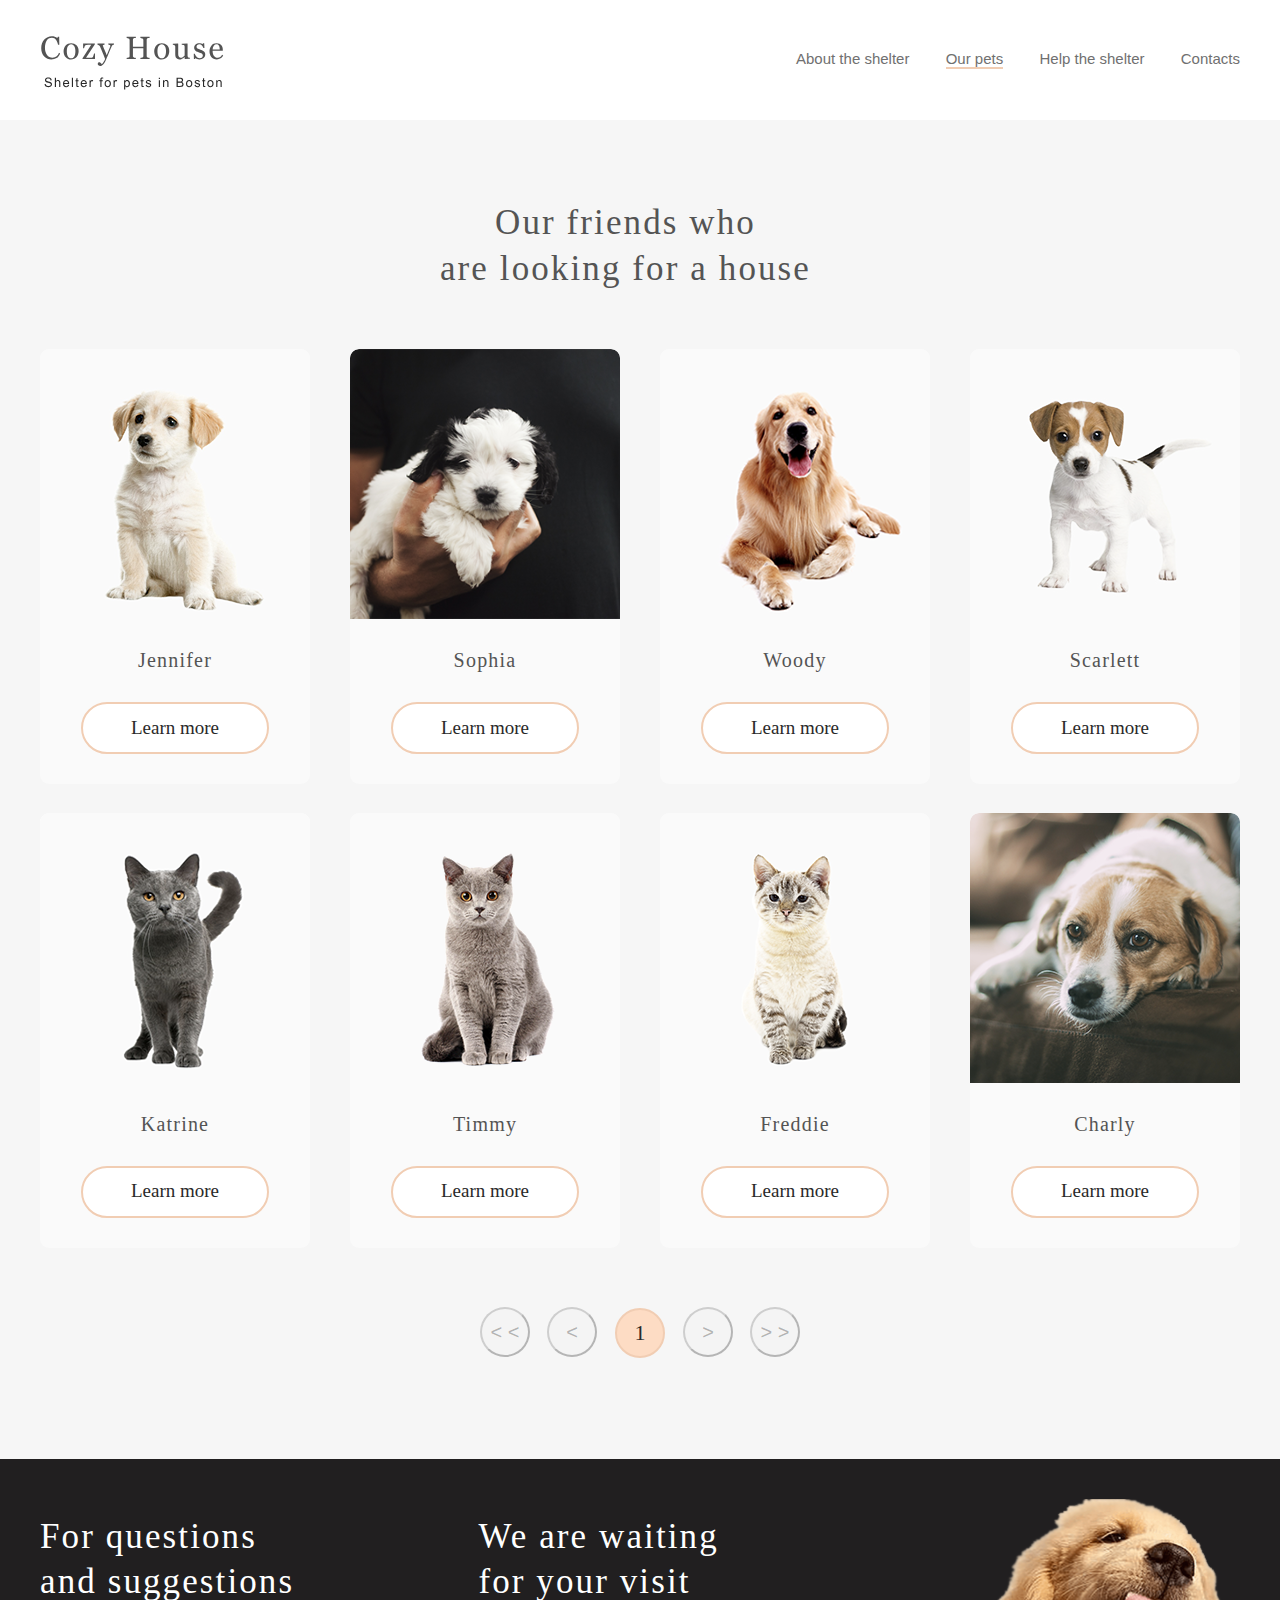
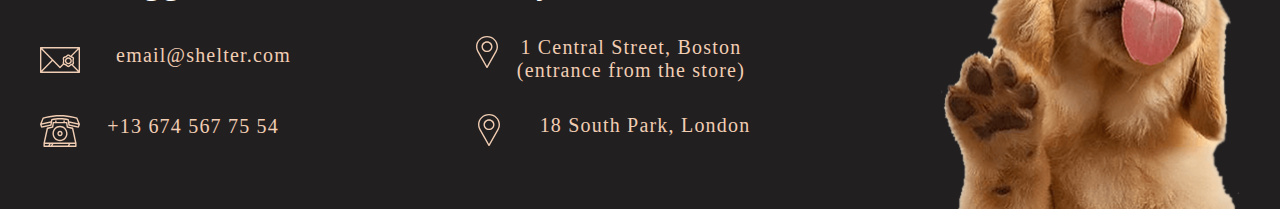
<file: shelter/pets.html>
<!DOCTYPE html>
<html lang="en">

<head>
    <meta charset="UTF-8">
    <meta http-equiv="X-UA-Compatible" content="IE=edge">
    <meta name="viewport" content="width=device-width, initial-scale=1.0">
    <link rel="icon" href="./img/favicon.ico" type="image/x-icon">
    <link rel="stylesheet" href="style.css">
    <title>Shelter pets</title>
</head>

<body onresize="init() ,thisWindowHeight()" onload="thisWindowHeight()">
    <div class="wrapper">
        <header class="header__sec">
            <div class="header__container _container">
                <a href="../index.html" class="header__logo">
                    <img src="./svg/logo-pets.svg" alt="Логотип">
                </a>
                <div class="header__pets__menu-btn">
                    <span></span>
                    <span></span>
                    <span></span>
                </div>
                <div class="header__pets__menu-btn1">
                    <span></span>
                    <span></span>
                    <span></span>
                </div>
                <nav class="header__menu menu">
                    <ul class="menu__list__pets">
                        <li class="menu__item">
                            <a href="../index.html" class="menu__link__pets">About the shelter</a>
                        </li>
                        <li class="menu__item">
                            <a href="./pets.html" class="menu__link__pets">Our pets</a>
                        </li>
                        <li class="menu__item">
                            <a href="../index.html#help" class="menu__link__pets">Help the shelter</a>
                        </li>
                        <li class="menu__item">
                            <a href="#footer" class="menu__link__pets">Contacts</a>
                        </li>
                    </ul>
                </nav>
            </div>
        </header>
        <main class="main">
            <div id="our-pets" class="our-pets__content">
                <div class="our-pets _container">
                    <div id="our_content" class="our_content">
                        <h3 class="our__title">Our friends who<br>
                            are looking for a house</h3>
                        <div id="our__slider" class="our__slider"></div>
                        <div id="our__navigation" class="our__navigation">
                            <button id="buttonLeftLeft" class="our__button_pets">&lt; &lt;</button>
                            <button id="buttonLeft" class="our__button_pets">&lt;</button>
                            <button id="paig_number" class="paig_number"></button>
                            <button id="buttonWrite" class="our__button_pets">&gt;</button>
                            <button id="buttonWriteWrite" class="our__button_pets">&gt; &gt;</button>
                        </div>
                    </div>
                </div>
            </div>
        </main>
        <footer id="footer" class="footer">
            <div class="footer__container _container">
                <div class="footer__content">
                    <div class="contacts">
                        <div class="footer__contacts">
                            <h3 class="contacts__title">
                                For questions and suggestions
                            </h3>
                            <div class="contacts__mail">
                                <img class="img__contacts__mail" src="./svg/icon-email.svg" alt="icon-email">
                                <a href="https://www.google.com/intl/ru/gmail/about/"
                                    target="_blank">email@shelter.com</a>
                            </div>
                            <div class="contacts__phone">
                                <img class="img__contacts__phone" src="./svg/icon-phone.svg" alt="icon-phone">
                                <a href="tel:+136745677554">+13 674 567 75 54</a>
                            </div>
                        </div>
                    </div>
                    <div class="locations">
                        <div class="footer__locations">
                            <h3 class="locations__title">
                                We are waiting for your visit
                            </h3>
                            <div class="locations__boston">
                                <img class="img__locations__marker" src="./svg/icon-marker.svg" alt="icon-marker">
                                <a href="https://www.google.com/maps/place/1+Central+St,+Boston,+MA+02109,+%D0%A1%D0%A8%D0%90/@42.3585558,-71.056915,17z/data=!3m1!4b1!4m5!3m4!1s0x89e370868bc2ce7b:0x82fa7db94f5fea9e!8m2!3d42.3585519!4d-71.0547263"
                                    target="_blank">1 Central Street, Boston (entrance from the store)</a>
                            </div>
                            <div class="locations__london">
                                <img class="img__locations__marker" src="./svg/icon-marker.svg" alt="icon-marker">
                                <a href="https://www.google.com/maps/place/South+Park+Court,+18+S+Park+Rd,+London+SW19+8TD,+%D0%92%D0%B5%D0%BB%D0%B8%D0%BA%D0%BE%D0%B1%D1%80%D0%B8%D1%82%D0%B0%D0%BD%D0%B8%D1%8F/@51.4202718,-0.2023686,17z/data=!3m1!4b1!4m6!3m5!1s0x487608baa7401b31:0x18e66d9fcd2f7d77!8m2!3d51.4202685!4d-0.2001799!16s%2Fg%2F1wtbtc88"
                                    target="_blank">18 South Park, London</a>
                            </div>
                        </div>
                    </div>
                    <img class="footer__puppy" src="./svg/footer-puppy.svg" alt="donation-dog">
                </div>
            </div>
        </footer>
    </div>
    <script async src="pets.js"></script>
</body>


</html>
</file>
<file: shelter/style.css>
/* Reset and base styles  */
*,
*::before,
*::after {
    padding: 0px;
    margin: 0px;
    border: none;
    box-sizing: border-box;
    scroll-behavior: smooth;
}

/* Links */

a,
a:link,
a:visited {
    width: fit-content;
    text-decoration: none;
}

a:hover {
    text-decoration: none;
}

/* Common */

aside,
nav,
footer,
header,
section,
main {
    display: block;
}

h1,
h2,
h3,
h4,
h5,
h6,
p {
    font-size: inherit;
    font-weight: inherit;
}

ul,
ol,
li {
    list-style: none;
}

img {
    vertical-align: top;
}

/*---------Шрифты---------*/

h1 {
    font-family: Georgia, Times, "Times New Roman", serif;
    font-size: 24px;
    font-style: normal;
    font-variant: normal;
    font-weight: 700;
    line-height: 26.4px;
}

h3 {
    font-family: Georgia, Times, "Times New Roman", serif;
    font-size: 14px;
    font-style: normal;
    font-variant: normal;
    font-weight: 700;
    line-height: 15.4px;
}

p {
    font-family: Georgia, Times, "Times New Roman", serif;
    font-size: 14px;
    font-style: normal;
    font-variant: normal;
    font-weight: 400;
    line-height: 20px;
}

blockquote {
    font-family: Georgia, Times, "Times New Roman", serif;
    font-size: 21px;
    font-style: normal;
    font-variant: normal;
    font-weight: 400;
    line-height: 30px;
}

pre {
    font-family: Georgia, Times, "Times New Roman", serif;
    font-size: 13px;
    font-style: normal;
    font-variant: normal;
    font-weight: 400;
    line-height: 18.5714px;
}

/*styles  */
.wrapper {
    min-height: 100%;
    overflow: hidden;
    scroll-behavior: smooth;
}

._container {
    max-width: 1200px;
    margin: 0px auto;
    padding: 0px 40px;
    box-sizing: content-box;
}

/*---------header-----------------*/

.header {
    position: absolute;
    width: 100%;
    left: 0px;
    right: 0;
    top: 30px;
    z-index: 50;
}

.header__sec {
    position: absolute;
    width: 100%;
    left: 0;
    right: 0;
    top: 30px;
    z-index: 50;
}

.header__container {
    position: relative;
    display: flex;
    min-height: 60px;
    align-items: center;
    justify-content: space-between;
}

.header__logo {
    z-index: 1;
    width: 184px;
    height: 60px;
}

.menu {
    z-index: 1;
    position: absolute;
    right: 40px;
    top: 17px;
}

.menu__list {
    width: 442.7px;
    display: flex;
    flex-wrap: wrap;
    justify-content: space-between;
}

.menu__list a:hover {
    color: #FAFAFA;
}

.menu__link {
    padding-bottom: 3px;
    font-family: 'Arial';
    font-style: normal;
    font-weight: 400;
    font-size: 15px;
    line-height: 160%;
    color: #CDCDCD;
}

.header__menu-btn {
    width: 30px;
    height: 22px;
    position: absolute;
    left: auto;
    right: 20px;
    z-index: 0;
    content-visibility: hidden;
}

.header__menu-btn span {
    border-radius: 2px;
    width: 30px;
    position: absolute;
    top: 50%;
    left: 50%;
    transform: translate(-50%, -50%);
    border: 1px solid #F1CDB3;
    transition: all 0.5s;
}

.header__menu-btn span:nth-of-type(2) {
    top: calc(50% - 9px);
}

.header__menu-btn span:nth-of-type(3) {
    top: calc(50% + 8.5px);
}

.header__menu-btn1 {
    width: 30px;
    height: 22px;
    position: absolute;
    left: auto;
    right: 35px;
    z-index: 0;
    content-visibility: hidden;
}

.header__menu-btn1 span {
    border-radius: 2px;
    width: 30px;
    position: absolute;
    top: 50%;
    left: 50%;
    transform: translate(-50%, -50%);
    border: 1px solid #F1CDB3;
    transition: all 0.5s;
    transform: rotate(90deg);
}

.header__menu-btn1 span:nth-of-type(2) {
    left: calc(50% - 9px);
}

.header__menu-btn1 span:nth-of-type(3) {
    left: calc(50% + 8.5px);
}

/*-------------header__pets----------*/
.header__pets__menu-btn {
    width: 30px;
    height: 22px;
    position: absolute;
    left: auto;
    right: 20px;
    z-index: 0;
    content-visibility: hidden;
}

.header__pets__menu-btn span {
    border-radius: 2px;
    width: 30px;
    position: absolute;
    top: 50%;
    left: 50%;
    transform: translate(-50%, -50%);
    border: 1.5px solid #000000;
    transition: all 0.5s;
}

.header__pets__menu-btn span:nth-of-type(2) {
    top: calc(50% - 9px);
}

.header__pets__menu-btn span:nth-of-type(3) {
    top: calc(50% + 8.5px);
}

.header__pets__menu-btn1 {
    width: 30px;
    height: 22px;
    position: absolute;
    left: auto;
    right: 35px;
    z-index: 0;
    content-visibility: hidden;
}

.header__pets__menu-btn1 span {
    border-radius: 2px;
    width: 30px;
    position: absolute;
    top: 50%;
    left: 50%;
    transform: translate(-50%, -50%);
    border: 1.5px solid #707070;
    transition: all 0.5s;
    transform: rotate(90deg);
}

.header__pets__menu-btn1 span:nth-of-type(2) {
    left: calc(50% - 9px);
}

.header__pets__menu-btn1 span:nth-of-type(3) {
    left: calc(50% + 8.5px);
}

.menu__link__pets {
    font-family: 'Arial';
    font-style: normal;
    font-weight: 400;
    font-size: 15px;
    line-height: 160%;
    color: #707070;
}

.menu__list__pets {
    display: flex;
    flex-wrap: wrap;
    width: 444px;
    justify-content: space-between;
}

.menu__list__pets a:hover {
    color: rgba(41, 41, 41, 1);
}

/*-----------main--------------*/
.main {
    flex: 1 1 auto;
}

/*-----------not-only-----------------*/
.screen__content {
    display: flex;
    background: url(./img/start-screen-gradient-background.jpg), radial-gradient(100% 215.42% at 0% 0%, #5B483A 0%, #262425 100%)
        /* warning: gradient uses a rotation that is not supported by CSS and may not behave as expected */
        , #211F20;
    background-repeat: no-repeat;
    background-position: center center;
    background-attachment: fixed;
    background-size: cover;
    align-items: center;
    justify-content: space-between;
}

.not__only {
    display: flex;
}

.not__only__container {
    display: flex;
    margin: 180px 0px 0px 0px;
    width: 100%;
}

.not__only__container>* :not(:last-child) {
    margin: 0px 0px 9.13% 0px;
}

.not__only__content {
    margin: 13.6% 0px auto 0px;
    width: 100%;
}

.not__only__title {
    font-family: 'Georgia';
    font-style: normal;
    font-weight: 400;
    font-size: 275%;
    line-height: 130%;
    display: flex;
    align-items: center;
    color: #FFFFFF;
    max-width: 310px
}

.not__only__text {
    font-family: 'Arial';
    font-style: normal;
    font-weight: 400;
    font-size: 15px;
    line-height: 160%;
    display: flex;
    align-items: center;
    color: #CDCDCD;
}

button {
    background: white;
    border-radius: 100px;
    font-family: 'Georgia';
    font-style: normal;
    color: #292929;
    flex: none;
    order: 0;
    flex-grow: 0;
    border: 2px solid #F1CDB3;
}

.button__start__content {
    background: #F1CDB3;
    border-radius: 100px;
    font-family: 'Georgia';
    font-style: normal;
    color: #292929;
    flex: none;
    order: 0;
    flex-grow: 0;
    border: 2px solid #F1CDB3;
    width: 45%;
    height: 52px;
    font-weight: 400;
    font-size: 90%;
    line-height: 130%;
    text-align: center;
    letter-spacing: 0.06em;
    display: flex;
    justify-content: center;
    flex-direction: row;
    align-content: center;
    align-items: center;
}

.button__start__content a {
    color: #292929;
}

button:hover {
    background: #FDDCC4;
}

.button__start__content:hover {
    background: #FDDCC4;
}

.not__only__puppy {
    max-width: 698px;
    max-height: 728px;
    margin: 0px 0px 0px 3.65%;
}

/*-----------about----------------*/
.about__content {
    display: flex;
    width: 100%;
}

.about {
    display: flex;
}

.about__pets {
    width: 300px;
    height: 408px;
    margin: 6.67% 10% 8.34% 14.6%;
}

.about__pets__content {
    display: flex;
    margin: 7.84% auto 9.5% 0px;
    width: 35.84%;
    flex-direction: column;
}

.about__title {
    font-family: 'Georgia';
    font-style: normal;
    font-weight: 400;
    font-size: 35px;
    line-height: 130%;
    letter-spacing: 0.06em;
    color: #545454;
    max-width: 370px;
    padding-bottom: 24px;
}

.about__text {
    font-family: 'Arial';
    font-style: normal;
    font-weight: 400;
    font-size: 15px;
    line-height: 160%;
    color: #4C4C4C;
    padding-bottom: 25px;
}

.about__text1 {
    font-family: 'Arial';
    font-style: normal;
    font-weight: 400;
    font-size: 15px;
    line-height: 160%;
    color: #4C4C4C;
}

.about__pets__content>* :not(:last-child) {
    margin: 0px 0px 25px 0px;
}

/*-------------aur_friends------------------*/
.aur-friends__content {
    position: relative;
    display: flex;
    background: #F6F6F6;
}

.aur-friends {
    width: 100%;
    display: flex;
    margin: 80px auto 100px;
    flex-direction: column;
    align-items: center;
}

.pets_content {
    width: 100%;
    display: flex;
    flex-direction: column;
    align-items: center;
}

.pets__title {
    font-family: 'Georgia,serif';
    font-style: normal;
    font-weight: 400;
    margin: 0;
    font-size: 2.1875rem;
    line-height: 130%;
    letter-spacing: .1em;
    text-align: center;
    color: #545454;
}

.slider {
    width: 100%;
    margin: 60px auto;
    display: flex;
    flex-direction: row;
    align-items: center;
}

.button_pets {
    display: flex;
    box-sizing: border-box;
    width: 50px;
    height: 50px;
    border: 2px solid #F1CDB3;
    border-radius: 50px;
    align-items: center;
    justify-content: center;
    margin: 1px;
}

.paig_number {
    font-size: 22px;
    background: #FDDCC4;
    display: flex;
    box-sizing: border-box;
    width: 50px;
    height: 50px;
    border: 2px solid #F1CDB3;
    border-radius: 50px;
    align-items: center;
    justify-content: center;
    margin: 1px;
}

.button_meet_the_rest {
    text-align: center;
    display: flex;
    justify-content: center;
    align-items: center;
    background: #F1CDB3;
    border-radius: 100px;
    font-family: 'Georgia';
    font-style: normal;
    color: #292929;
    flex: none;
    order: 0;
    flex-grow: 0;
    border: 2px solid #F1CDB3;
    width: 261px;
    height: 52px;
    font-weight: 400;
    font-size: 17px;
    line-height: 130%;
    letter-spacing: 0.06em;
}

.button_meet_the_rest a {
    color: #292929;
}

.button_meet_the_rest:hover {
    background: #FDDCC4;
}

.card {
    display: flex;
    width: 27.3%;
    height: 435px;
    background: #FAFAFA;
    border-radius: 9px;
    flex-direction: column;
    align-items: center;
    justify-content: space-between;
}

.card:hover {
    box-shadow: 0px 2px 35px 14px rgba(13, 13, 13, 0.04);
}

.card_pets {
    width: 100%;
    display: flex;
    padding: 0px 4.4%;
    justify-content: space-between;
}

.card_pets1 {
    margin: 20px 0px 0px 0px;
    display: flex;
    justify-content: space-evenly;
}

.pets_img {
    width: 100%;
    height: 270px;
    border-radius: 9px 9px 0px 0px;
    margin: 0 auto
}

.pets_card_title {
    font-family: 'Georgia';
    font-style: normal;
    font-weight: 400;
    font-size: 20px;
    line-height: 23px;
    display: flex;
    align-items: center;
    text-align: center;
    letter-spacing: 0.06em;
    color: #545454;
}

.button_primary {
    display: flex;
    flex-direction: row;
    align-items: center;
    gap: 10px;
    width: 69.3%;
    height: 52px;
    font-weight: 400;
    font-size: 19px;
    line-height: 130%;
    justify-content: center;
    margin-bottom: 30px;
}

/*-----------help-----------*/
.help__content {
    display: flex;
    width: 100%;
}

.help {
    display: flex;
    width: 100%;
    margin: 80px auto 100px;
}

.help_content {
    display: flex;
    width: 100%;
    height: 100%;
    margin: auto;
    flex-direction: column;
    align-items: center;
}

.help__title {
    font-family: 'Georgia';
    font-style: normal;
    font-weight: 400;
    font-size: 35px;
    line-height: 130%;
    text-align: center;
    letter-spacing: 0.06em;
    color: #545454;
    width: 350px;
    height: 91px;
    margin: 0px 35.42% 5%;
}

.list__help {
    display: flex;
    flex-wrap: wrap;
    width: 85.84%;
    height: 100%;
    flex-direction: row;
    align-content: space-between;
    gap: 55px 11.65%;
    justify-content: flex-end;
}

.item__help {
    display: flex;
    max-height: 113px;
    flex-direction: column;
    font-family: 'Georgia';
    font-style: normal;
    font-weight: 400;
    font-size: 20px;
    align-items: center;
    text-align: center;
    letter-spacing: 0.06em;
    color: #545454;
}

.item__help:last-child {
    margin: 0px 8.4% 0px 0px;
}

.img__help {
    width: 60px;
    height: 60px;
    margin: 0 auto 30px;
}

/*-----------donation-------------*/
.in_addition__content {
    width: 100%;
    display: flex;
    background: #F6F6F6;
}

.in_addition {
    width: 100%;
    display: flex;
}

.img__donation {
    width: 42.1%;
    height: 261px;
    margin: 7.6% 2.5% 9.2% 11.9%;
}

.donation__content {
    display: flex;
    margin: 6.7% auto 8.4% 0px;
    flex-direction: column;
}

.in_addition>* :not(:last-child) {
    margin: 0px 0px 21px 0px;
}

.donation__title {
    font-family: 'Georgia';
    font-style: normal;
    font-weight: 400;
    font-size: 35px;
    line-height: 126%;
    letter-spacing: 0.06em;
    color: #545454;
    max-width: 300px;
}

.donation__subtitle {
    font-family: 'Georgia';
    font-style: normal;
    font-weight: 400;
    font-size: 15px;
    line-height: 110%;
    letter-spacing: 0.06em;
    color: #545454;
}

.donation__card {
    display: flex;
    gap: 10px;
    background: #F1CDB3;
    border-radius: 9px;
    justify-content: flex-end;
    width: fit-content;
    position: relative;
    width: 93%;
    height: 41px;
    display: inline;
    text-align: right;
    padding: 2.7% 2.7% 2.7% 17.9%
}

.card__content {
    display: flex;
    width: 319px;
    height: 23px;
    flex-direction: row;
    justify-content: space-between;
    margin: 10px 15px;
}

.img__donation__card {
    width: 30px;
    height: 23px;
    position: absolute;
    left: 3%;
    top: 20%;
}

.card__number {
    font-family: 'Georgia';
    font-style: normal;
    font-weight: 400;
    font-size: 20px;
    line-height: 115%;
    color: #545454;
    margin: 0px;
}

.donation__text {
    max-width: 380px;
    font-family: 'Arial';
    font-style: italic;
    font-weight: 400;
    font-size: 12px;
    line-height: 18px;
    display: flex;
    align-items: center;
    color: #B2B2B2;
}

/*-----------footer-------------*/
.footer {
    display: flex;
    background: url(./img/start-screen-gradient-background.jpg), radial-gradient(100% 215.42% at 0% 0%, #5B483A 0%, #262425 100%)
        /* warning: gradient uses a rotation that is not supported by CSS and may not behave as expected */
        , #211F20;
    background-repeat: no-repeat;
    background-position: center center;
    background-attachment: fixed;
    background-size: cover;
    align-items: center;
    justify-content: space-between;
}

.footer__container {
    display: flex;
    width: 100%;
}

.footer__content {
    width: 100%;
    display: flex;
    margin: 40px 0px 0px 0px;
}

.contacts {
    display: flex;
    height: fit-content;
    width: 36.7%;
}

.locations {
    display: flex;
    height: fit-content;
    width: 36.7%;
}

.locations>* :not(:last-child) {
    margin: 0px 0px 32px -2px;
}

.footer__contacts {
    display: flex;
    flex-direction: column;
    margin: 3.7% 36.4% 13.7% 0;
    width: 280px;
}

.contacts>* :not(:last-child) {
    margin: 0px 0px 39px 0px;
}

.contacts__title {
    font-family: 'Georgia';
    font-style: normal;
    font-weight: 400;
    font-size: 35px;
    line-height: 128%;
    letter-spacing: 0.06em;
    color: #FFFFFF;
    width: 280px
}

footer a {
    font-family: 'Georgia';
    font-style: normal;
    font-weight: 400;
    font-size: 20px;
    line-height: 115%;
    letter-spacing: 0.06em;
    color: #F1CDB3;
    text-align: center;
}

.contacts__mail {
    width: 251px;
    height: 32px;
    display: flex;
    flex-direction: row;
    justify-content: space-between;
}

.img__contacts__mail {
    width: 40px;
    height: 32px;
}

.contacts__phone {
    width: 239px;
    height: 32px;
    display: flex;
    flex-direction: row;
    justify-content: space-between;
}

.img__contacts__phone {
    width: 40px;
    height: 32px;
}

.footer__locations {
    display: flex;
    flex-direction: column;
    margin: 3.4% 35.7% 13.7% 0;
}

.locations__title {
    font-family: 'Georgia';
    font-style: normal;
    font-weight: 400;
    font-size: 35px;
    line-height: 130%;
    letter-spacing: 0.06em;
    color: #FFFFFF;
    height: 90px;
}

.locations__boston {
    width: 285px;
    height: 46px;
    display: flex;
    flex-direction: row;
    justify-content: space-between;
}

.img__locations__marker {
    width: 22px;
    height: 32px;
    margin-right: 20px;
}

.locations__london {
    width: 270px;
    height: 32px;
    display: flex;
    justify-content: space-between;
}

.footer__puppy {
    width: 300px;
    height: 310px;
    margin-left: 1.6%;
}

/*-------------pets--------------*/
.our-pets__content {
    width: 100%;
    display: flex;
    background: #F6F6F6;
    margin: 120px auto 0px
}

.our-pets {
    display: flex;
    margin: 80px auto 100px;
}

.our_content {
    width: 100%;
    display: flex;
    flex-direction: column;
    align-items: center;
}

.our__title {
    margin: 0 33.34%;
    width: 33.34%;
    font-family: 'Georgia';
    font-style: normal;
    font-weight: 400;
    font-size: 35px;
    line-height: 45.5px;
    display: flex;
    align-items: center;
    text-align: center;
    letter-spacing: 0.06em;
    color: #545454;
}

.our__slider {
    margin: 60px auto 60px;
    display: flex;
    flex-direction: row;
    align-items: center;
}

.our__navigation {
    display: flex;
    width: 320px;
    justify-content: space-between;
}

.our__card {
    margin: 6px 0 7px 0;
    display: flex;
    width: 270px;
    height: 435px;
    background: #FAFAFA;
    border-radius: 9px;
    flex-direction: column;
    align-items: center;
    justify-content: space-between;
}

.our__card:hover {
    box-shadow: 0px 2px 35px 14px rgba(13, 13, 13, 0.04);
}

.our__card_pets {
    width: 100%;
    height: 103.45%;
    ;
    display: flex;
    flex-direction: row;
    flex-wrap: wrap;
    justify-content: space-between;
    align-content: space-around;
}

.our__button_pets {
    font-size: 20px;
    box-sizing: border-box;
    width: 50px;
    height: 50px;
    border: 2px solid #F1CDB3;
    border-radius: 50px;
    margin: 1px;
}

/*--------------modal-window-----------------*/
.modal_window_with_button {
    display: flex;
    position: absolute;
    width: 74.375%;
    height: 62.87%;
    top: 15.262%;
    left: 14.843%;
}

.modal_window {
    display: flex;
    position: absolute;
    width: 94.54%;
    height: 90.58%;
    left: 0px;
    top: 9.43%;
    right: auto;
    background: #FAFAFA;
    border-radius: 9px;
    box-shadow: 0px 2px 35px 14px rgb(13 13 13 / 4%);
    flex-direction: row;
    align-items: center;
}

.close_button {
    background: none;
    box-sizing: border-box;
    position: absolute;
    width: 52px;
    height: 52px;
    left: 93.49%;
    top: 0px;
    border: 2px solid #F1CDB3;
    border-radius: 100px;
    opacity: 0.8;
}

  
  .close_button::before,
  .close_button::after {
    content: "";
    position: absolute;
    top: 23px;
    left: 12.5px;
    display: block;
    width: 22px;
    height: 3px;
    background: #000;
  }
  
  .close_button::before {
    transform: rotate(45deg);
  }
  
  .close_button::after {
    transform: rotate(-45deg);
  }
  

.modal_pet_img {
    width: 55.56%;
    height: 100%;
}

.modal_content {
    display: flex;
    margin: 5.89% 1.4% 9.78% 3.3%;
    width: 39%;
    height: 72.4%;
    flex-direction: column;
}

.modal_pet_name {
    margin: 0 auto 8px 0;
    font-family: 'Georgia';
    font-style: normal;
    font-weight: 400;
    font-size: 35px;
    line-height: 130%;
    letter-spacing: 0.06em;
    color: #000000;
}

.modal_pet_type {
    margin: 0 auto 41px 0;
    font-family: 'Georgia';
    font-style: normal;
    font-weight: 400;
    font-size: 20px;
    line-height: 115%;
    letter-spacing: 0.06em;
    color: #000000;
}

.modal_description {
    margin: 0 auto 40px 0;
    font-family: 'Georgia';
    font-style: normal;
    font-weight: 400;
    font-size: 15px;
    line-height: 110%;
    letter-spacing: 0.06em;
    color: #000000;
}

.list_modal {
    margin: 2px auto auto 0;
}

.item_modal {
    margin: 0 auto 12px 14px;
    font-family: 'Georgia';
    font-style: normal;
    font-size: 15px;
    line-height: 110%;
    letter-spacing: 0.06em;
    color: #000000;
    list-style-type: disc;
}

/*--------------------------*/

@media (max-width:1278px) {
    .list__help {
        justify-content: center;
        gap: 55px calc(11.65%/2);
    }

    .item__help:last-child {
        margin: 0px 0px 0px 0px;
    }

}

@media (max-width:990px) {
    .contacts__title {
        font-size: 30px;
        width: 250px;
    }

    .locations__title {
        font-size: 30px;
    }

    .our__title {
        width: 60%;
    }

    .button__start__content {
        width: calc(45%*2);
    }
}

@media (max-width:930px) {
    .help__title {
        margin: 0px 0px 60px 5px;

    }

    .help {
        margin: 79px auto 100px;
    }

    .item__help:last-child {
        margin: 0px 0px 0px 0px;
    }

    .list__help {
        display: flex;
        flex-wrap: wrap;
        width: 88.99%;
        height: fit-content;
        gap: 55px 0px;
        justify-content: space-between;
    }

    .item__help {
        width: 170px;
        height: 113px;
    }

    .footer__puppy {
        margin-top: 4.8%;
        width: 25%;
        height: 100%;
    }

}

@media (max-width:860px) {

    /*-------------------*/
    ._container {
        padding: 0px 30px;
    }

    .header {
        top: 30px;
        left: 0px;
    }

    .header__sec {
        top: 30px;
        left: 0px;
    }

    .menu {
        right: 30px;
    }

    .menu__list {
        width: 442.7px;
    }

    /*-----------------------*/
    .not__only__container {
        flex-direction: column;
        margin: 150px 70px 0px 69px;
    }

    .not__only__container>* :not(:last-child) {
        margin: 0px 0px 42px 0px;
    }

    .not__only__content {
        margin: 0px 9.7% auto 9.7%;
        display: flex;
        flex-direction: column;
    }

    .not__only__content button {
        margin: 0 auto;
    }

    .not__only__puppy {
        max-width: 100%;
        max-height: 593px;
        margin: 100px -70px 0px auto;
    }

    .not__only__text {
        width: 83%;
    }

    /*-----------------------------------*/
    .about__content {
        flex-direction: column-reverse;
    }

    .button__start__content {
        margin: 0 auto 0 23%;
        width: 36%;
        font-size: 105%;
    }

    .about__pets__content {
        margin: 11.3% 19.2% 11.3% 19.5%;
        width: 60%;
    }

    .about__pets {
        margin: 0 auto 100px;
    }

    /*------------------------------*/
    .card_pets {
        padding: 0px 12px;
    }

    .card:not(:last-child) {
        margin: 0px 40px 0px 0px;
    }

    .card {
        width: 50%;
    }

    /*---------------------*/
    .img__donation {
        width: 100%;
        margin: 8.5% auto 14.13%;
    }

    .donation__content {
        margin: 11.3% 23.2% 0;
    }

    .in_addition {
        flex-direction: column-reverse;
    }

    .card__content {
        width: 91%;
    }

    .donation__card:first-child {
        margin: 0px;
    }

    /*----------------------------------*/
    .footer__content {
        display: flex;
        margin: 30px 0px 0px 0px;
        flex-wrap: wrap;
        flex-direction: row;
    }

    .contacts {
        width: 39.5%;
        margin: 0px 8.5% 0px 4.8%;
    }

    .locations {
        width: 42.4%;
        margin-right: 0px;
    }

    .contacts__title {
        font-size: 35px;
        width: 280px;
    }

    .locations__title {
        font-size: 35px;
    }

    .footer__contacts {
        margin: 0px 0px 0px 0px;
    }

    .footer__locations {
        margin: 0px 0px 65px 0px;
    }

    .footer__puppy {
        margin: 0 auto 0 29%;
        width: 300px;
        height: 310px;
    }

    /*--------------------*/
    .menu__list__pets {
        width: 440px;
        justify-content: space-between;
    }

    /*--------------------*/
    .our__title {
        margin: 0 auto 0px 21.89%
    }

    .our__card_pets {
        height: 104.45%;
        display: flex;
        margin: 74px 9.2% 3px 9.2%;
        justify-content: space-between;
    }

    .our__card {
        margin: 0px 0 -14px 0;
    }

    .our__slider {
        height: 100%;
        margin: 0px auto 96px
    }

    .our__navigation {
        width: 340px;
        margin: 0 auto 10px;
    }

    .our-pets {
        display: flex;
        margin: 80px auto 65px;
    }

    .modal_window_with_button {
        width: 87%;
        height: 44.87%;
        top: 24%;
        left: 8.7%;
    }

    .modal_pet_type {
        margin: 0 auto 20px 0;
    }

    .modal_description {
        margin: 2px -15px 15px 0;
        font-size: 13px;
        line-height: 110%;
    }

    .item_modal {
        margin: 0 auto 7.3px 14px;
    }

    .modal_window {
        width: 94.54%;
        height: 88.58%;
        left: 0px;
        top: 13.43%;
        right: auto;
    }

    .modal_content {
        margin: -2% 2.4% 9.78% 2%;
        width: 39%;
        height: 72.4%;
    }


}

@media (max-width:767px) {
    ._container {
        padding: 0px 30px;
    }

    .menu {
        right: 0px;
    }

    .header__logo {
        margin-left: 10px;
        z-index: 2;
    }

    .menu__list {
        margin-left: 9px;
        margin: 0px;
        display: flex;
        flex-direction: column;
        align-items: center;
        flex-wrap: wrap;
    }

    .menu__list {
        margin-left: 9px;
        width: 300px;
    }

    .menu__list__pets {
        margin-left: 9px;
        width: 300px;
    }

    .menu__item:not(:last-child) {
        margin: 0px 0px 40px 0px;
    }

    .menu {
        position: absolute;
        left: auto;
        top: -30px;
        width: 0.2px;
        background: #292929;
        content-visibility: hidden;
        transition-duration: 2.0s
    }

    .menu.active {
        display: flex;
        transition-duration: 2.0s;
        content-visibility: visible;
        width: 320px;
        border-radius: 20px 0 0 20px;
        border: 2px solid #ff5722;
        flex-direction: column;
        justify-content: center;
    }

    body.active {
        overflow: hidden;
        box-shadow: rgba(13, 13, 13, 0.04);
    }


    .menu.unactive {
        transition-duration: 2.0s;
        width: 0.2px;
        content-visibility: hidden;

    }

    .menu__link {
        font-size: 32px;
        line-height: 51.8px;
    }

    .header__menu-btn {
        z-index: 2;
        content-visibility: visible;
    }

    .header__menu-btn.active {
        z-index: 0;
        content-visibility: hidden;
    }

    .header__menu-btn.active {
        z-index: 2;
        content-visibility: visible;
    }

    .header__menu-btn1.active {
        z-index: 2;
        content-visibility: visible;
    }

    .header__menu-btn.active {
        z-index: 1;
        content-visibility: hidden;
    }

    /*-----------header__pets---------------*/
    .header__pets__menu-btn {
        z-index: 2;
        content-visibility: visible;
    }

    .header__pets__menu-btn.active {
        z-index: 0;
        content-visibility: hidden;
    }

    .header__pets__menu-btn.active {
        z-index: 2;
        content-visibility: visible;
    }

    .header__pets__menu-btn1.active {
        z-index: 2;
        content-visibility: visible;
    }

    .header__pets__menu-btn.active {
        z-index: 0;
        content-visibility: hidden;
    }

    .menu__link__pets {
        font-size: 32px;
        line-height: 51.8px;
    }

    .menu__list__pets {
        display: flex;
        flex-direction: column;
        align-items: center;
        flex-wrap: wrap;
    }

    .menu__list__pets a:hover {
        color: rgb(0, 0, 0);
    }

    .modal_window {
        height: fit-content;
        flex-direction: column;
    }
}

@media (max-width:738px) {
    .our__card_pets {
        margin: 0px 9.2% 3px 9.2%;
        justify-content: center;
    }

    .our__card {
        margin: 0px 0 30px 0;
    }
}

@media (max-width: 695px) {
    .card__number {
        font-size: 18px;
    }
}

@media (max-width: 631px) {
    .card__number {
        font-size: 16px;
    }

    /*------------------------*/

    .footer__content {
        display: flex;
        margin: 30px 0px 0px 0px;
        flex-wrap: wrap;
        flex-direction: column;
        align-items: center;
    }

    .contacts__title {
        font-size: 25px;
        text-align: center;
        height: 64px
    }

    .locations__title {
        font-size: 25px;
        text-align: center;
        height: 64px;
        width: 240px;
    }

    .locations {
        width: 300px;
        margin: 34px 0px;
    }

    .contacts {
        width: 100%;
        margin: 0 auto;
    }

    .footer__contacts {
        margin: 0px 0px 0px 0px;
        align-items: center;
        width: 100%;
    }

    .footer__locations {
        margin: 8px 0px;
        width: 300px;
        align-content: center;
    }

    .footer__puppy {
        width: 260px;
        height: 269px;
        margin: 0 auto 0;
    }

    .locations>* :not(:last-child) {
        margin: 0px auto 40px auto;
    }

    .locations__boston {
        width: 300px;
        gap: 0px 25px;
    }

    .locations__london {
        width: 300px;
        height: 32px;
        display: flex;
        justify-content: center;
        gap: 0px 50px;
    }


}

@media (max-width: 580px) {
    .card__number {
        font-size: 14px;
    }
}

@media (max-width:510px) {
    ._container {
        padding: 0px 10px;
    }

    .menu__list {
        display: flex;
        justify-content: center;
    }

    .menu__link {
        font-size: 32px;
        line-height: 51.8px;
    }

    .menu__link__pets {
        font-size: 32px;
        line-height: 51.8px;
    }

    .not__only__container {
        flex-direction: column;
        margin: 150px 0px 0px 0px;
    }

    .not__only__content {
        margin: 0px 0px auto 0px;
        display: flex;
        flex-direction: column;
        align-items: center;
        width: 100%;
    }

    .not__only__puppy {
        max-width: 260px;
        max-height: 271.77px;
        margin: 105px 0px 0.23px auto;
    }

    .not__only__text {
        width: 100%;
        text-align: center;
    }

    .button__start__content {
        width: 70%;
        font-size: 105%;
        margin: 0;
    }

    .not__only__title {
        font-size: 25px;
        letter-spacing: 0.06em;
        text-align: center;
        padding: 0px 40px 0px 40px;
    }

    /*---------------------------*/
    .about__pets__content {
        margin: 42px 28px 40px;
        width: fit-content;
    }

    .about__text {
        text-align: justify;
        padding-bottom: 23px;
    }

    .about__text1 {
        text-align: justify;
    }

    .about__title {
        font-size: 25px;
        max-width: 370px;
        text-align: center;
    }

    .about__pets {
        width: 260px;
        height: 353.6px;
        margin: 0 auto 40.4px;
    }

    /*-----------------------*/
    .aur-friends {
        margin: 45px auto 40px;
    }

    .slider {
        flex-direction: column;
        margin: 43px auto;
    }

    .pets__title {
        font-size: 25px;
        line-height: 31.5px;
    }

    .card_pets1 {
        margin: 19px auto 0px;
        width: 185px;
        display: flex;
        justify-content: space-between;
    }

    .card {
        width: 98%;
    }

    /*-----------------------*/
    .help__title {
        font-size: 25px;
        height: 64px;
        margin: 0px 30px 42px;
        width: fit-content;

    }

    .img__help {
        width: 60px;
        height: 51px;
        margin: 0 auto 20px;
    }

    .item__help {
        font-size: 15px;
        width: 125px;
        height: fit-content;
    }

    .item__help:last-child {
        margin: 0px 0px 0px 0px;
    }

    .item__help:not(:last-child) {
        margin: 0px 0px 0px 0px;
    }

    .list__help {
        display: flex;
        margin: 0px 0px;
        flex-direction: row;
        flex-wrap: wrap;
        justify-content: space-between;
        width: 285px;
        gap: 29px 0px;
    }

    .help {
        margin: 42px auto 43px;
    }

    /*---------------------------*/
    .img__donation {
        width: 86.7%;
        height: 45.1%;
        margin: 14% 6.7%;
    }

    .donation__content {
        margin: 42px 0px 0px 0px;
        align-items: center;
    }

    .donation__title {
        font-size: 25px;
        text-align: center;
    }

    .donation__subtitle {
        letter-spacing: 0em;
    }

    .donation__text {
        max-width: 280px;
        text-align: justify;
        margin-top: -4px;
    }

    .card__number {
        font-size: 17px;
    }

    .card__content {
        width: fit-content;
    }

    .in_addition>* :not(:last-child) {
        margin: 0px 0px 24px 0px;
    }

    .donation__card {
        width: 75%;
    }


    /*----------------------------------*/
    /*----------------------*/
    .our__slider {
        flex-direction: column;
        margin: 40px auto 0px
    }

    .our__title {
        font-size: 25px;
        line-height: 32.5px;
        width: 290px;
        margin: 0 auto;
    }

    .our__card_pets {
        height: fit-content;
        margin: 0px 0px 15px 0px;
        flex-direction: column;
    }

    .our__navigation {
        width: 300px;
        margin: 0 auto 10px;
    }

    .our-pets {
        display: flex;
        margin: 42px auto 30px;
    }

    .modal_pet_img {
        display: none;
    }

    .modal_window_with_button {
        width: 72.5%;
        height: 45.87%;
        top: 21.5%;
        left: 12.7%;
    }

    .modal_window {
        width: 103%;
        top: 14.43%;
    }

    .modal_content {
        margin: 0 0 0 0;
        width: 100%;
        height: 100%;
    }

    .modal_pet_name {
        margin: 12px auto 9px;
    }

    .modal_pet_type {
        margin: 0 auto 20px auto;
        text-align: center;
    }

    .modal_description {
        margin: 1px 10px 18px 9px;
        line-height: 107%;
    }

    .list_modal {
        margin: 6px auto auto 0;
    }

    .item_modal {
        margin: 0 auto 7.3px 24px;
    }
}

@media (max-width:405px) {
    .donation__card {
        width: 80%;
    }
}

@media (max-width:375px) {
    ._container {
        padding: 0px 10px;
    }

    .menu__list {
        display: flex;
        justify-content: center;
    }

    .not__only__container {
        flex-direction: column;
        margin: 150px 0px 0px 0px;
    }

    .not__only__content {
        margin: 0px 0px auto 0px;
        display: flex;
        flex-direction: column;
        align-items: center;
    }

    .not__only__puppy {
        max-width: 260px;
        max-height: 271.77px;
        margin: 105px 0px 0.23px auto;
    }

    .not__only__title {
        font-size: 25px;
        letter-spacing: 0.06em;
        text-align: center;
        padding: 0px 40px 0px 40px;
    }

    /*---------------------------*/
    .about__pets__content {
        margin: 42px 28px 40px;
    }


    .about__title {
        font-size: 25px;
        max-width: 370px;
        text-align: center;
    }

    .about__pets {
        width: 260px;
        height: 353.6px;
        margin: 0 auto 40.4px;
    }

    /*-----------------------*/
    .slider {
        flex-direction: column
    }

    .donation__card {
        width: 92%;
    }

}


@media (max-width:320px) {
    ._container {
        padding: 0px 10px;
    }

    .menu.active {
        border-radius: 5px;
        border: 2px solid #ff5722;
    }

    .menu__list {
        display: flex;
        justify-content: center;
    }

    .not__only__container {
        flex-direction: column;
        margin: 150px 0px 0px 0px;
    }

    .not__only__content {
        margin: 0px 0px auto 0px;
        display: flex;
        flex-direction: column;
    }

    .not__only__puppy {
        max-width: 260px;
        max-height: 271.77px;
        margin: 105px 0px 0.23px auto;
    }

    .not__only__title {
        font-size: 25px;
        letter-spacing: 0.06em;
        text-align: center;
        padding: 0px 40px 0px 40px;
    }

    /*---------------------------*/
    .about__pets__content {
        margin: 42px 15px 40px 15px;
    }


    .about__title {
        font-size: 25px;
        max-width: 370px;
        text-align: center;
    }

    .about__pets {
        width: 260px;
        height: 353.6px;
        margin: 0px 20px 40.4px 20px;
    }

    /*-----------------------*/
    .slider {
        flex-direction: column
    }
}
</file>
<file: style.css>
/* Reset and base styles  */
*,
*::before,
*::after {
    padding: 0px;
    margin: 0px;
    border: none;
    box-sizing: border-box;
}

/* Links */

a,
a:link,
a:visited {
    text-decoration: none;
}

a:hover {
    text-decoration: none;
}

/* Common */

aside,
nav,
footer,
header,
section,
main {
    display: block;
}

h1,
h2,
h3,
h4,
h5,
h6,
p {
    font-size: inherit;
    font-weight: inherit;
}

ul,
ol,
li {
    list-style: none;
}

img {
    vertical-align: top;
}

/*---------Шрифты---------*/

h1 {
    font-family: Georgia, Times, "Times New Roman", serif;
    font-size: 24px;
    font-style: normal;
    font-variant: normal;
    font-weight: 700;
    line-height: 26.4px;
}

h3 {
    font-family: Georgia, Times, "Times New Roman", serif;
    font-size: 14px;
    font-style: normal;
    font-variant: normal;
    font-weight: 700;
    line-height: 15.4px;
}

p {
    font-family: Georgia, Times, "Times New Roman", serif;
    font-size: 14px;
    font-style: normal;
    font-variant: normal;
    font-weight: 400;
    line-height: 20px;
}

blockquote {
    font-family: Georgia, Times, "Times New Roman", serif;
    font-size: 21px;
    font-style: normal;
    font-variant: normal;
    font-weight: 400;
    line-height: 30px;
}

pre {
    font-family: Georgia, Times, "Times New Roman", serif;
    font-size: 13px;
    font-style: normal;
    font-variant: normal;
    font-weight: 400;
    line-height: 18.5714px;
}

/*styles  */
.wrapper {
    min-height: 100%;
    overflow: hidden;
}

._container {
    max-width: 1200px;
    margin: 0px auto;
    padding: 0px 40px;
    box-sizing: content-box;
}

/*---------header-----------------*/
.header {
    position: absolute;
    width: 100%;
    left: 0;
    right: 0;
    top: 30px;
    z-index: 50;
}

.header__container {
    display: flex;
    min-height: 60px;
    align-items: center;
    justify-content: space-between;
}

.header__logo {
    width: 184px;
    height: 60px;
}

.menu__list {
    display: flex;
    flex-wrap: wrap;
}

.menu__item:not(:last-child) {
    margin: 0px 35px 0px 0px;
}

.menu__link {
    font-family: 'Arial';
    font-style: normal;
    font-weight: 400;
    font-size: 15px;
    line-height: 160%;
    color: #CDCDCD;
}

.header__menu-btn {
    position: absolute;
    left: auto;
    right: 38px;
    top: 38px;
    content-visibility: hidden;
}

.header__menu-btn span {
    border-radius: 2px;
    width: 30px;
    position: absolute;
    top: 50%;
    left: 50%;
    transform: translate(-50%, -50%);
    border: 2px solid #F1CDB3;
    transition: all 0.5s;
}

.header__menu-btn span:nth-of-type(2) {
    top: calc(50% - 7.5px);
}

.header__menu-btn span:nth-of-type(3) {
    top: calc(50% + 7px);
}

.header__menu-btn1 {
    position: absolute;
    left: auto;
    right: 47px;
    top: 38px;
    z-index: 2;
    content-visibility: hidden;
}

.header__menu-btn1 span {
    border-radius: 2px;
    width: 30px;
    position: absolute;
    top: 50%;
    left: 50%;
    transform: translate(-50%, -50%);
    border: 1px solid #F1CDB3;
    transition: all 0.5s;
    transform: rotate(90deg);
}

.header__menu-btn1 span:nth-of-type(2) {
    left: calc(50% - 7.5px);
}

.header__menu-btn1 span:nth-of-type(3) {
    left: calc(50% + 7px);
}

/*-----------main--------------*/
.main {
    flex: 1 1 auto;
}

/*-----------not-only-----------------*/
.screen__content {
    display: flex;
    background: url(./img/start-screen-gradient-background.jpg), radial-gradient(100% 215.42% at 0% 0%, #5B483A 0%, #262425 100%)
        /* warning: gradient uses a rotation that is not supported by CSS and may not behave as expected */
        , #211F20;
    background-repeat: no-repeat;
    background-position: center center;
    background-attachment: fixed;
    background-size: cover;
    align-items: center;
    justify-content: space-between;
}

.not__only {
    display: flex;
}

.not__only__container {
    display: flex;
    margin: 180px 0px 0px 0px;
}

.not__only__container>* :not(:last-child) {
    margin: 0px 0px 42px 0px;
}

.not__only__content {
    margin: 163px 0px 243px 0px;
    max-width: 460px;
}

.not__only__title {
    font-family: 'Georgia';
    font-style: normal;
    font-weight: 400;
    font-size: 44px;
    line-height: 130%;
    display: flex;
    align-items: center;
    color: #FFFFFF;
    max-width: 310px
}

.not__only__text {
    font-family: 'Arial';
    font-style: normal;
    font-weight: 400;
    font-size: 15px;
    line-height: 160%;
    display: flex;
    align-items: center;
    color: #CDCDCD;
}

.button__start__content {
    width: 207px;
    height: 52px;
    background: #F1CDB3;
    border-radius: 100px;
    font-family: 'Georgia';
    font-style: normal;
    font-weight: 400;
    font-size: 17px;
    line-height: 130%;
    letter-spacing: 0.06em;
    color: #292929;
    flex: none;
    order: 0;
    flex-grow: 0;
}

.not__only__puppy {
    max-width: 698px;
    max-height: 728px;
    margin: 0px 0px 0px 42px;
}

/*-----------about----------------*/
.about__content {
    display: flex;
}

.about {
    display: flex;
}

.about__pets {
    width: 300px;
    height: 408px;
    margin: 80px 120px 100px 175px;
}

.about__pets__content {
    display: flex;
    margin: 94px 175px 114px auto;
    max-width: 430px;
    flex-direction: column
}

.about__title {
    font-family: 'Georgia';
    font-style: normal;
    font-weight: 400;
    font-size: 35px;
    line-height: 130%;
    letter-spacing: 0.06em;
    color: #545454;
    max-width: 370px;
    padding-bottom: 24px;
}

.about__text {
    font-family: 'Arial';
    font-style: normal;
    font-weight: 400;
    font-size: 15px;
    line-height: 160%;
    color: #4C4C4C;
    padding-bottom: 25px;
}

.about__text1 {
    font-family: 'Arial';
    font-style: normal;
    font-weight: 400;
    font-size: 15px;
    line-height: 160%;
    color: #4C4C4C;
}

.about__pets__content>* :not(:last-child) {
    margin: 0px 0px 25px 0px;
}

/*-------------aur_friends------------------*/
.aur-friends__content {
    display: flex;
    background: #F6F6F6;
}

.aur-friends {
    display: flex;
    margin: 80px auto 100px;
}

.pets_content {
    display: flex;
    flex-direction: column;
    align-items: center;
}

.pets__title {
    margin: 0 auto;
    width: 400px;
    font-family: 'Georgia';
    font-style: normal;
    font-weight: 400;
    font-size: 35px;
    line-height: 45.5px;
    display: flex;
    align-items: center;
    text-align: center;
    letter-spacing: 0.06em;
    color: #545454;
}

.slider {
    margin: 60px auto;
    display: flex;
    flex-direction: row;
    align-items: center;
}

.button_pets {
    display: flex;
    box-sizing: border-box;
    width: 50px;
    height: 50px;
    border: 2px solid #F1CDB3;
    border-radius: 50px;
    align-items: center;
    justify-content: center;
    margin: 1px;
}

.button_meet_the_rest {
    width: 261px;
    height: 52px;
    background: #F1CDB3;
    border-radius: 100px;
    font-family: 'Georgia';
    font-style: normal;
    font-weight: 400;
    font-size: 17px;
    line-height: 130%;
    letter-spacing: 0.06em;
    color: #292929;
    flex: none;
    order: 0;
    flex-grow: 0;
}

.card {
    display: flex;
    width: 270px;
    height: 435px;
    background: #FAFAFA;
    border-radius: 9px;
    flex-direction: column;
    align-items: center;
}

.card:not(:last-child) {
    margin: 0px 90px 0px 0px;
}

.card_pets {
    display: flex;
    padding: 0px 53px;
}

.card_pets1 {
    margin: 20px 0px 0px 0px;
    display: flex;
    justify-content: space-evenly;
}

.pets_img {
    width: 270px;
    height: 270px;
    border-radius: 9px 9px 0px 0px;
}

.pets_card_title {
    font-family: 'Georgia';
    font-style: normal;
    font-weight: 400;
    font-size: 20px;
    line-height: 23px;
    display: flex;
    align-items: center;
    text-align: center;
    letter-spacing: 0.06em;
    color: #545454;
}

.button_primary {
    margin: 30px 41.5px 30px 41.5px;
    display: flex;
    flex-direction: row;
    align-items: center;
    padding: 15px 45px;
    gap: 10px;
    width: 187px;
    height: 52px;
    border: 2px solid #F1CDB3;
    border-radius: 100px;
    flex: none;
    order: 0;
    flex-grow: 0;
    font-family: 'Georgia';
    font-style: normal;
    font-weight: 400;
    font-size: 17px;
    line-height: 130%;
    justify-content: space-between;
}
/*----------------------*/
@media (max-width:768px) {

    /*-------------------*/
    ._container {
        padding: 0px 30px;
    }

    .not__only__container {
        flex-direction: column;
        margin: 150px 70px 0px 69px;
    }

    .not__only__content {
        margin: 0px 55px auto 54px;
        display: flex;
        flex-direction: column;
    }

    .not__only__content button {
        margin: 0 auto;
    }

    .not__only__puppy {
        max-width: 569px;
        max-height: 593px;
        margin: 100px 0px 0px auto;
    }

    /*-----------------------------------*/
    .about__content {
        flex-direction: column-reverse;
    }

    .about__pets__content {
        margin: 80px 136px 80px 135px;
    }

    .about__pets {
        margin: 0 auto 100px;
    }

    /*------------------------------*/
    .card_pets {
        padding: 0px 12px;
    }

    .card:not(:last-child) {
        margin: 0px 40px 0px 0px;
    }
}


@media (max-width:767px) {
    ._container {
        padding: 0px 30px;
    }

    .menu__list {
        margin: 248px 38px 248px 39px;
        display: flex;
        flex-direction: column;
        align-items: center;
        flex-wrap: wrap;

    }

    .menu__item:not(:last-child) {
        margin: 0px 0px 40px 0px;
    }

    .menu {
        position: absolute;
        left: auto;
        right: 0px;
        top: 0px;
        z-index: 1;
        background: #292929;
        content-visibility: hidden;
    }

    .menu.active {
        top: -30px;
        content-visibility: visible;
    }

    .menu.unactive {
        content-visibility: hidden;
    }

    .menu__link {
        font-size: 32px;
        line-height: 51.8px;
    }

    .header__menu-btn {
        content-visibility: visible;
    }

    .header__menu-btn.active {
        content-visibility: hidden;
    }

    .header__menu-btn.active {
        content-visibility: visible;
    }

    .header__menu-btn1.active {
        content-visibility: visible;
    }

    .header__menu-btn.active {
        content-visibility: hidden;
    }


}


@media (max-width:425px) {
    ._container {
        padding: 0px 10px;
    }

    .not__only__container {
        flex-direction: column;
        margin: 150px 0px 0px 0px;
    }

    .not__only__content {
        margin: 0px 0px auto 0px;
        display: flex;
        flex-direction: column;
        align-items: center;
    }

    .not__only__puppy {
        max-width: 260px;
        max-height: 271.77px;
        margin: 105px 0px 0.23px auto;
    }

    .not__only__text {
        text-align: center;
    }

    .not__only__title {
        font-size: 25px;
        letter-spacing: 0.06em;
        text-align: center;
        padding: 0px 40px 0px 40px;
    }

    /*---------------------------*/
    .about__pets__content {
        margin: 42px 28px 40px;
    }


    .about__title {
        font-size: 25px;
        max-width: 370px;
        text-align: center;
    }

    .about__pets {
        width: 260px;
        height: 353.6px;
        margin: 0 auto 40.4px;
    }

    /*-----------------------*/
    .slider {
        flex-direction: column
    }
    .pets__title {       
        font-size: 25px;
        line-height: 32.5px;
        width: 300px;
    }
    .card_pets1 {
        margin: 20px auto 0px;
        width: 300px;
        display: flex;
        justify-content: space-evenly;
    }
}


@media (max-width:375px) {
    ._container {
        padding: 0px 10px;
    }

    .not__only__container {
        flex-direction: column;
        margin: 150px 0px 0px 0px;
    }

    .not__only__content {
        margin: 0px 0px auto 0px;
        display: flex;
        flex-direction: column;
        align-items: center;
    }

    .not__only__puppy {
        max-width: 260px;
        max-height: 271.77px;
        margin: 105px 0px 0.23px auto;
    }

    .not__only__text {
        text-align: center;
    }

    .not__only__title {
        font-size: 25px;
        letter-spacing: 0.06em;
        text-align: center;
        padding: 0px 40px 0px 40px;
    }

    /*---------------------------*/
    .about__pets__content {
        margin: 42px 28px 40px;
    }


    .about__title {
        font-size: 25px;
        max-width: 370px;
        text-align: center;
    }

    .about__pets {
        width: 260px;
        height: 353.6px;
        margin: 0 auto 40.4px;
    }

    /*-----------------------*/
    .slider {
        flex-direction: column
    }

}

@media (max-width:320px) {
    ._container {
        padding: 0px 10px;
    }

    .not__only__container {
        flex-direction: column;
        margin: 150px 0px 0px 0px;
    }

    .not__only__content {
        margin: 0px 0px auto 0px;
        display: flex;
        flex-direction: column;
    }

    .not__only__puppy {
        max-width: 260px;
        max-height: 271.77px;
        margin: 105px 0px 0.23px auto;
    }

    .not__only__text {
        text-align: center;
    }

    .not__only__title {
        font-size: 25px;
        letter-spacing: 0.06em;
        text-align: center;
        padding: 0px 40px 0px 40px;
    }

    /*---------------------------*/
    .about__pets__content {
        margin: 42px 15px 40px 15px;
    }


    .about__title {
        font-size: 25px;
        max-width: 370px;
        text-align: center;
    }

    .about__pets {
        width: 260px;
        height: 353.6px;
        margin: 0px 20px 40.4px 20px;
    }

    /*-----------------------*/
    .slider {
        flex-direction: column
    }
}



/*-----------footer-------------*/
.footer {}
</file>
